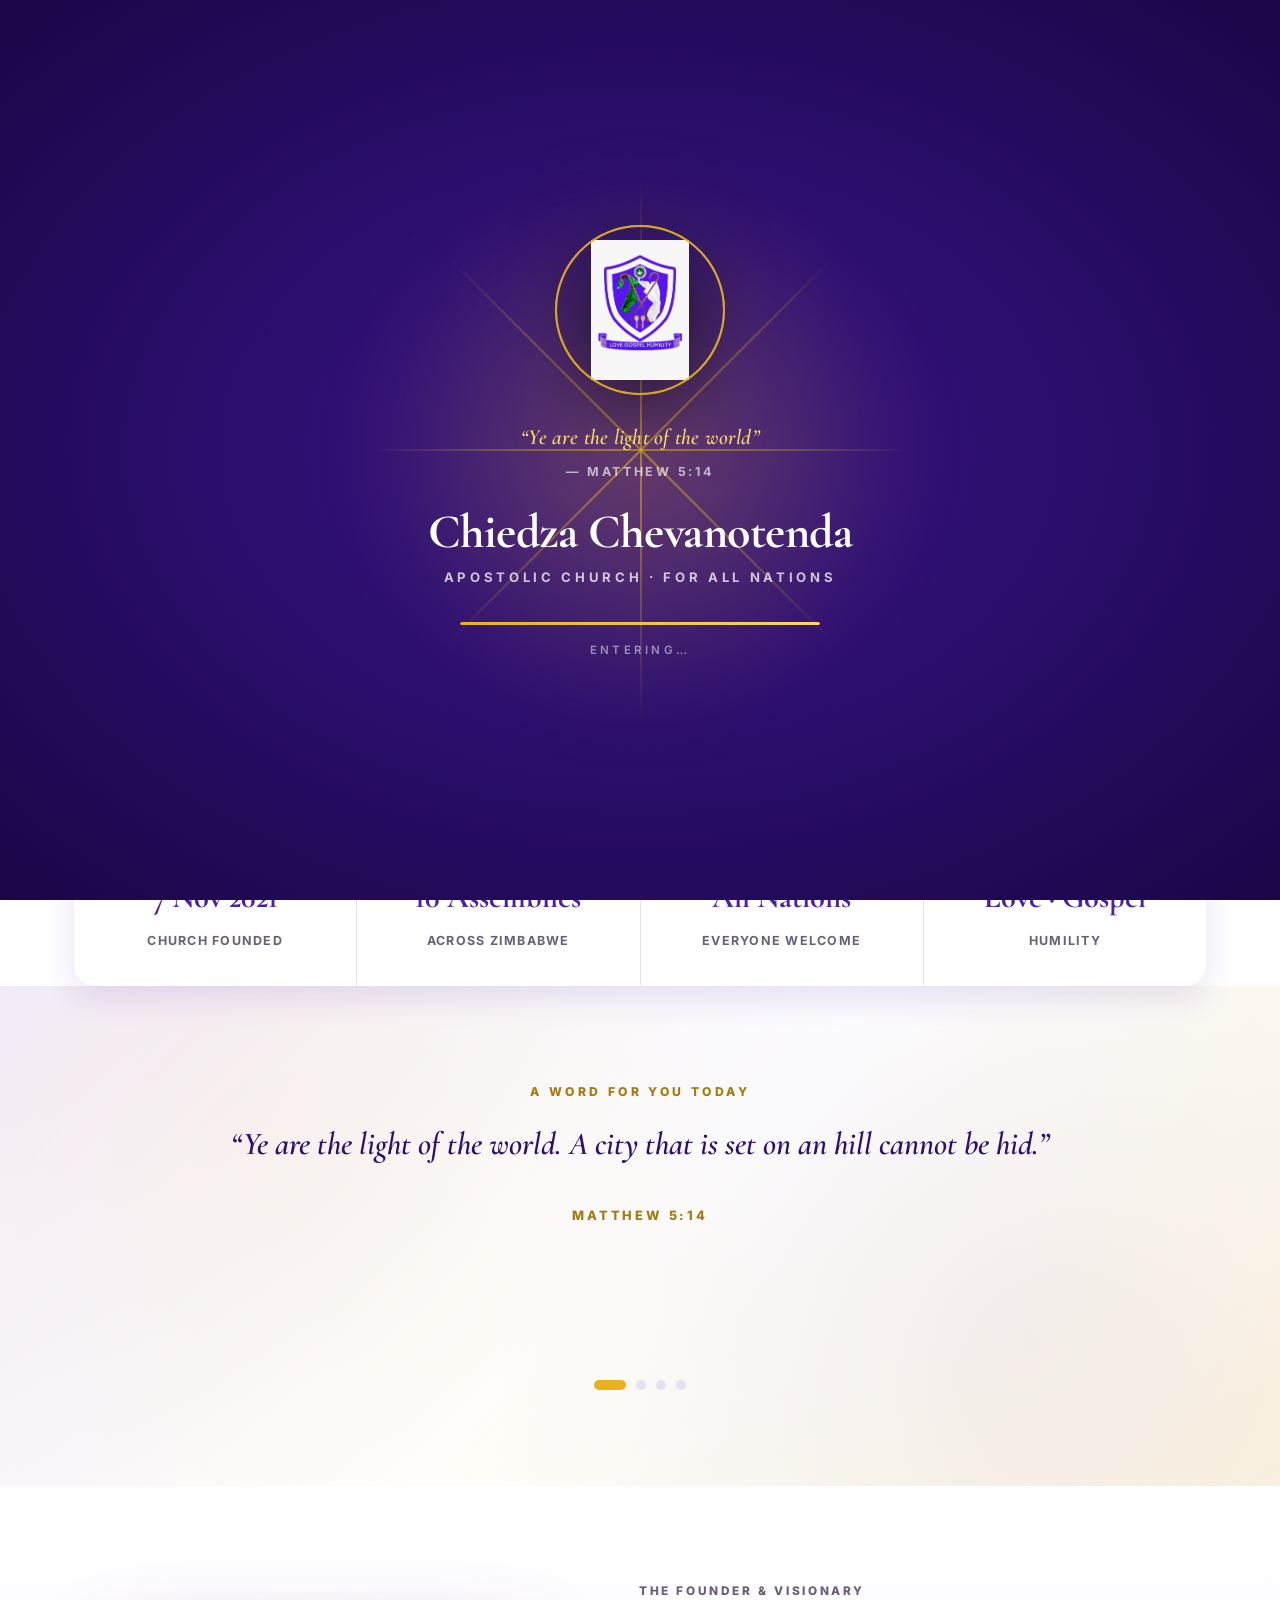
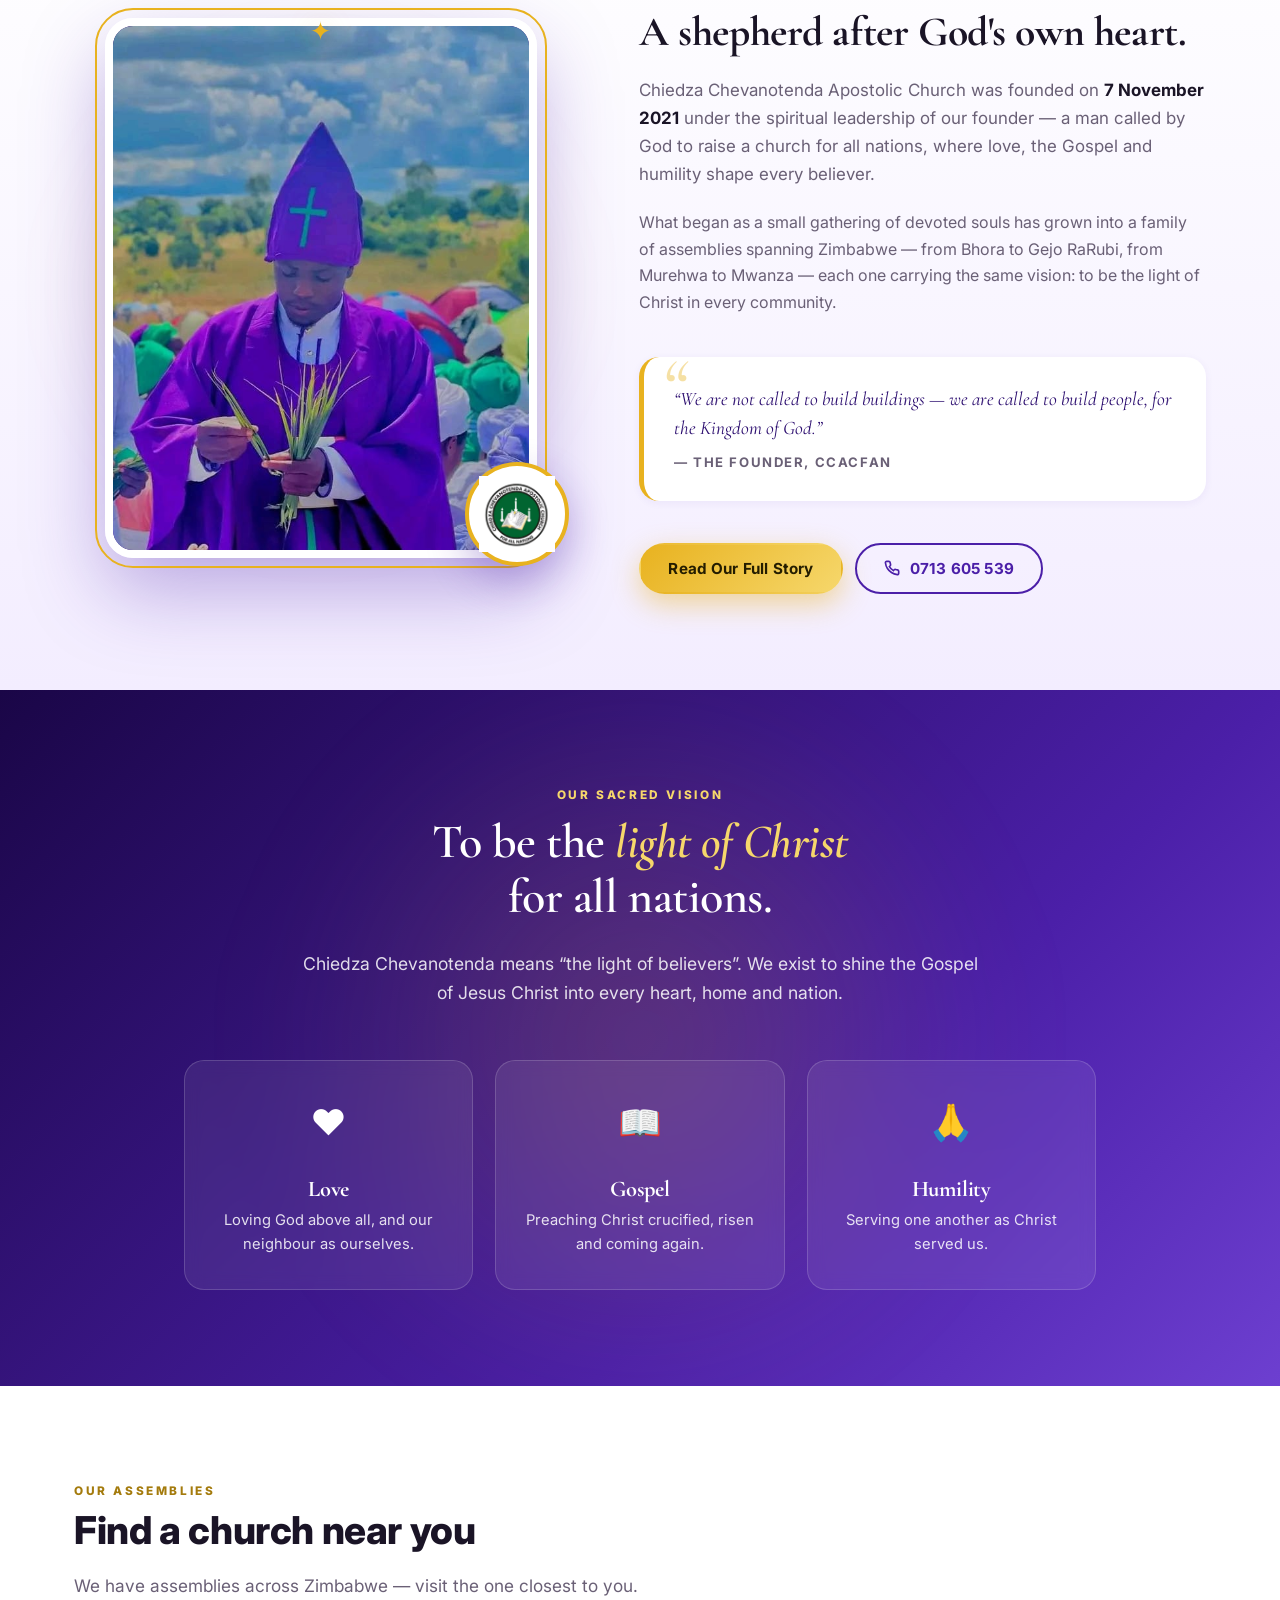
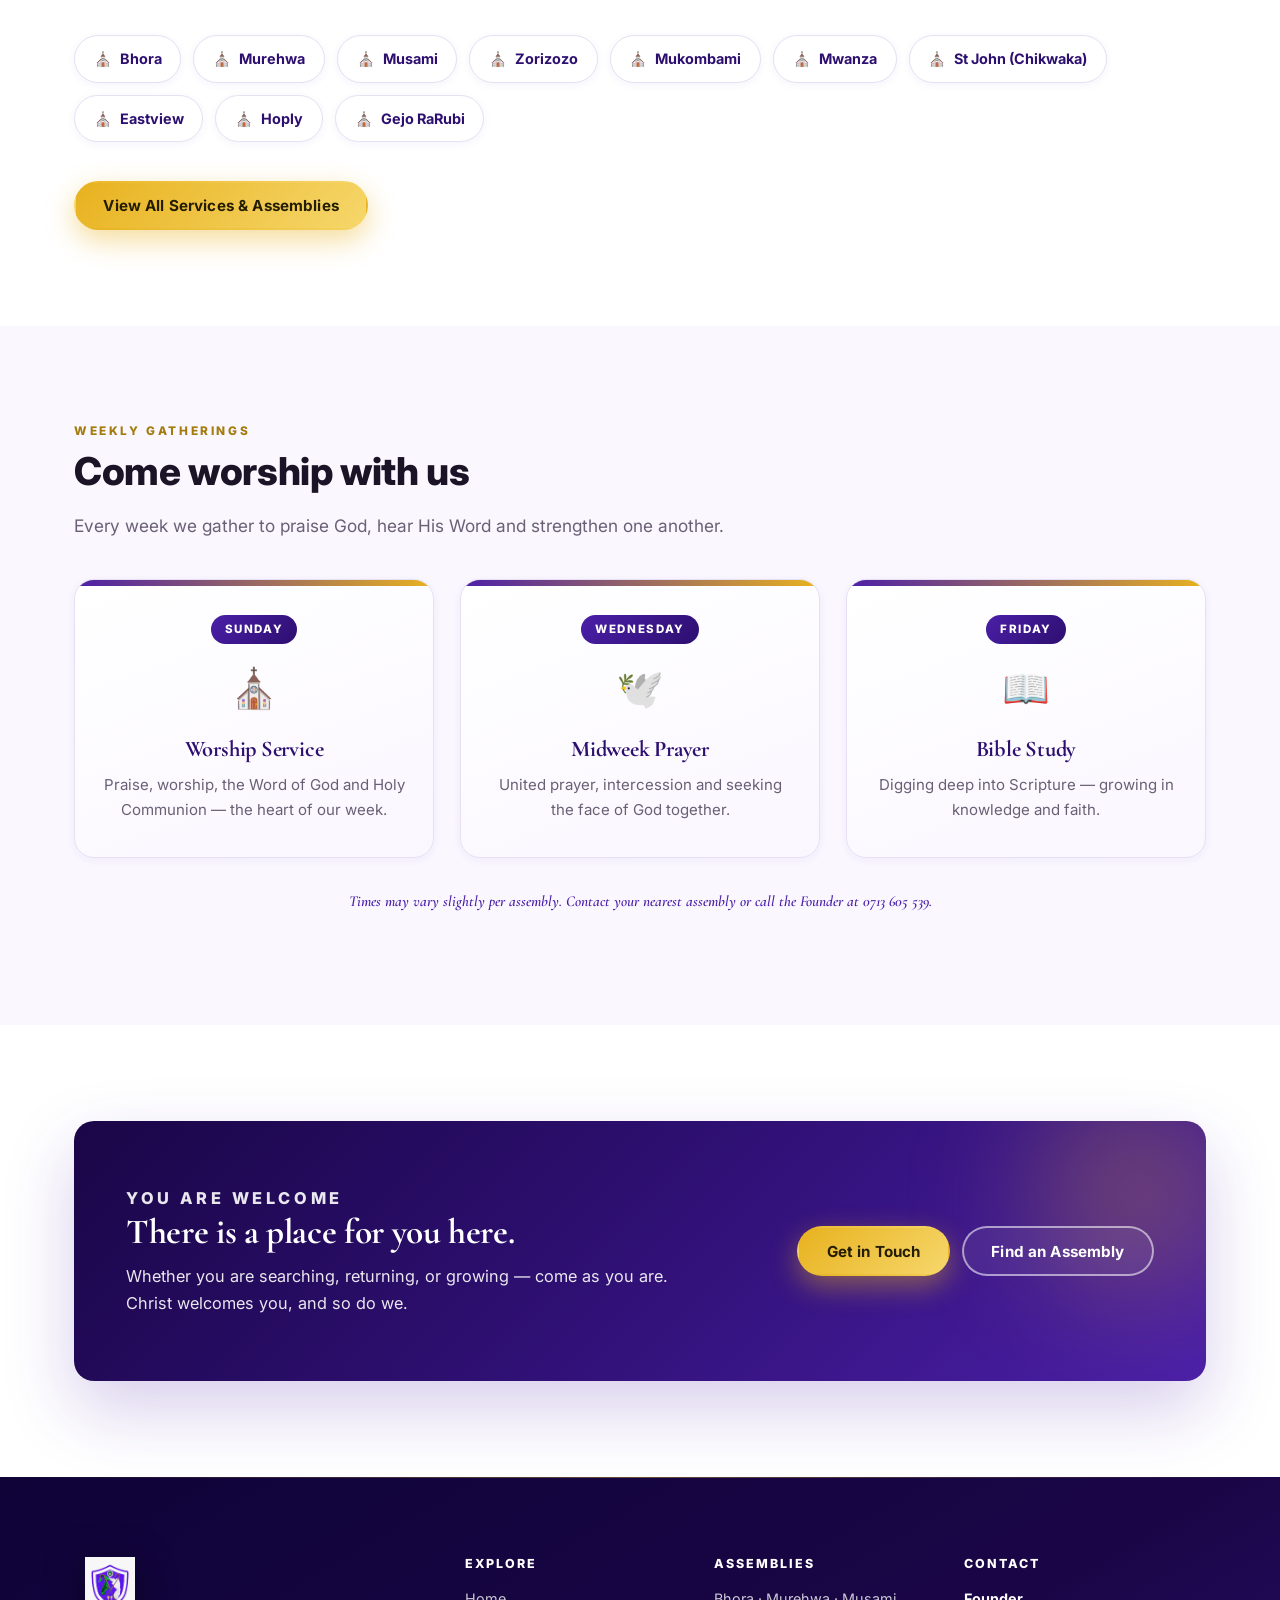
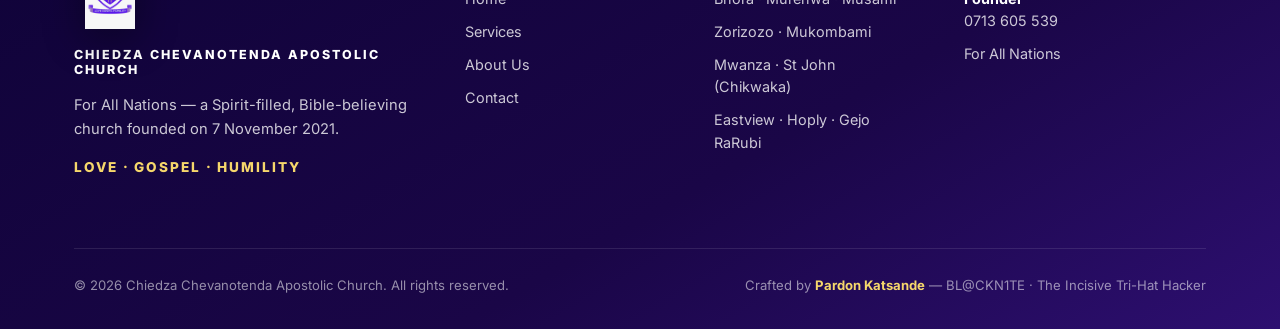
<file: index.html>
<!DOCTYPE html>
<html lang="en">
<head>
<meta charset="UTF-8">
<meta name="viewport" content="width=device-width, initial-scale=1">
<title>Home — Chiedza Chevanotenda Apostolic Church</title>
<meta name="description" content="Chiedza Chevanotenda Apostolic Church — For All Nations. A Spirit-filled, Bible-believing church founded on 7 November 2021.">
<link rel="stylesheet" href="style.css">
<link rel="preconnect" href="https://fonts.googleapis.com">
<link rel="preconnect" href="https://fonts.gstatic.com" crossorigin>
<link href="https://fonts.googleapis.com/css2?family=Cormorant+Garamond:ital,wght@0,500;0,600;0,700;1,500;1,700&family=Inter:wght@400;500;600;700;800&display=swap" rel="stylesheet">
</head>
<body class="has-splash">

<!-- ══════════════════════════════════════════
     SPLASH — Awe-inspiring welcome
     ══════════════════════════════════════════ -->
<div class="splash" id="splash" aria-hidden="true">
  <div class="splash__rays" aria-hidden="true">
    <span></span><span></span><span></span><span></span>
    <span></span><span></span><span></span><span></span>
  </div>
  <div class="splash__glow" aria-hidden="true"></div>

  <div class="splash__stage">
    <div class="splash__crest">
      <img src="images/logo-shield.png" alt="" onerror="this.style.display='none'">
      <span class="splash__ring"></span>
      <span class="splash__ring splash__ring--2"></span>
      <span class="splash__ring splash__ring--3"></span>
    </div>

    <p class="splash__verse">&ldquo;Ye are the light of the world&rdquo;</p>
    <p class="splash__verse-ref">— Matthew 5:14</p>

    <h1 class="splash__name">Chiedza Chevanotenda</h1>
    <p class="splash__subtitle">Apostolic Church · For All Nations</p>

    <div class="splash__bar"><span></span></div>
    <p class="splash__hint">Entering…</p>
  </div>
</div>

<!-- ══════════════════════════════════════════
     HEADER
     ══════════════════════════════════════════ -->
<header class="site-header">
  <div class="wrap header-inner">
    <a class="brand" href="index.html">
      <img class="brand__logo" src="images/logo-shield.png" alt="CCACFAN" onerror="this.replaceWith(Object.assign(document.createElement('div'),{className:'crest',textContent:'CC'}))">
      <div class="brand-text">
        <strong>Chiedza Chevanotenda</strong>
        <span>Apostolic Church · For All Nations</span>
      </div>
    </a>
    <button class="nav-toggle" id="navToggle" aria-expanded="false">☰</button>
    <nav class="main-nav" id="mainNav">
      <ul>
        <li><a href="index.html" class="is-active">Home</a></li>
        <li><a href="services.html">Services</a></li>
        <li><a href="about.html">About</a></li>
        <li><a href="contact.html">Contact</a></li>
      </ul>
    </nav>
  </div>
</header>

<main>

<!-- ══════════════════════════════════════════
     HERO — Centered welcome letter
     ══════════════════════════════════════════ -->
<section class="hero">
  <div class="hero__stars" aria-hidden="true"></div>
  <div class="hero__glow-1" aria-hidden="true"></div>
  <div class="hero__glow-2" aria-hidden="true"></div>
  <div class="hero__glow-3" aria-hidden="true"></div>

  <div class="wrap hero__inner">
    <div class="hero__cross" aria-hidden="true">
      <svg viewBox="0 0 60 90" width="42" height="63">
        <defs>
          <linearGradient id="crossGrad" x1="0" y1="0" x2="0" y2="1">
            <stop offset="0%" stop-color="#f6d76b"/>
            <stop offset="100%" stop-color="#c2930f"/>
          </linearGradient>
        </defs>
        <rect x="24" y="0" width="12" height="90" fill="url(#crossGrad)" rx="3"/>
        <rect x="0" y="24" width="60" height="12" fill="url(#crossGrad)" rx="3"/>
      </svg>
    </div>

    <p class="hero__eyebrow">Welcome, beloved</p>

    <h1 class="hero__title">
      A light to the nations,<br>
      <em>a home for every soul.</em>
    </h1>

    <p class="hero__lead">
      Chiedza Chevanotenda Apostolic Church — For All Nations — is a Spirit-filled,
      Bible-believing church founded on <strong>7 November 2021</strong>, proclaiming
      the Gospel of Jesus Christ to every heart, home and nation.
    </p>

    <p class="hero__motto-line">Love &middot; Gospel &middot; Humility</p>

    <div class="hero__actions">
      <a class="btn btn--primary" href="services.html">
        <span>Explore Our Services</span>
        <svg width="18" height="18" viewBox="0 0 24 24" fill="none" stroke="currentColor" stroke-width="2.5" stroke-linecap="round">
          <path d="M5 12h14M13 5l7 7-7 7"/>
        </svg>
      </a>
      <a class="btn btn--ghost" href="about.html">Meet the Founder</a>
    </div>
  </div>

  <a class="hero__scroll" href="#welcome" aria-label="Scroll down">
    <span></span>
  </a>
</section>

<!-- ══════════════════════════════════════════
     QUICK FACTS
     ══════════════════════════════════════════ -->
<div class="wrap">
  <div class="facts">
    <div class="fact">
      <div class="fact__icon">📅</div>
      <b>7 Nov 2021</b>
      <span>Church Founded</span>
    </div>
    <div class="fact">
      <div class="fact__icon">⛪</div>
      <b>10 Assemblies</b>
      <span>Across Zimbabwe</span>
    </div>
    <div class="fact">
      <div class="fact__icon">🌍</div>
      <b>All Nations</b>
      <span>Everyone Welcome</span>
    </div>
    <div class="fact">
      <div class="fact__icon">🕊️</div>
      <b>Love · Gospel</b>
      <span>Humility</span>
    </div>
  </div>
</div>

<!-- ══════════════════════════════════════════
     SCRIPTURE CAROUSEL
     ══════════════════════════════════════════ -->
<section class="scripture" id="welcome">
  <div class="scripture__bg" aria-hidden="true"></div>
  <div class="wrap scripture__inner">
    <p class="scripture__label">A Word for You Today</p>
    <div class="scripture__carousel" id="scriptureCarousel">
      <div class="scripture__slide is-active">
        <p class="scripture__verse">&ldquo;Ye are the light of the world. A city that is set on an hill cannot be hid.&rdquo;</p>
        <p class="scripture__ref">Matthew 5:14</p>
      </div>
      <div class="scripture__slide">
        <p class="scripture__verse">&ldquo;For God so loved the world, that he gave his only begotten Son, that whosoever believeth in him should not perish, but have everlasting life.&rdquo;</p>
        <p class="scripture__ref">John 3:16</p>
      </div>
      <div class="scripture__slide">
        <p class="scripture__verse">&ldquo;I am the light of the world: he that followeth me shall not walk in darkness, but shall have the light of life.&rdquo;</p>
        <p class="scripture__ref">John 8:12</p>
      </div>
      <div class="scripture__slide">
        <p class="scripture__verse">&ldquo;Go ye therefore, and teach all nations, baptizing them in the name of the Father, and of the Son, and of the Holy Ghost.&rdquo;</p>
        <p class="scripture__ref">Matthew 28:19</p>
      </div>
    </div>
    <div class="scripture__dots" id="scriptureDots" aria-label="Scripture navigation"></div>
  </div>
</section>

<!-- ══════════════════════════════════════════
     FOUNDER SPOTLIGHT
     ══════════════════════════════════════════ -->
<section class="section section--founder">
  <div class="wrap founder-split">

    <div class="founder-portrait">
      <div class="founder-portrait__halo" aria-hidden="true"></div>
      <div class="founder-portrait__frame">
        <img src="images/founder.jpg" alt="Founder of Chiedza Chevanotenda Apostolic Church" onerror="this.parentElement.classList.add('is-placeholder');this.style.display='none'">
      </div>
      <div class="founder-portrait__badge">
        <img src="images/logo-church.png" alt="" onerror="this.parentElement.style.display='none'">
      </div>
      <div class="founder-portrait__crown" aria-hidden="true">✦</div>
    </div>

    <div class="founder-text">
      <p class="eyebrow">The Founder &amp; Visionary</p>
      <h2 class="founder-text__title">A shepherd after God's own heart.</h2>

      <p class="lead">
        Chiedza Chevanotenda Apostolic Church was founded on <strong>7 November 2021</strong>
        under the spiritual leadership of our founder — a man called by God to
        raise a church for all nations, where love, the Gospel and humility
        shape every believer.
      </p>

      <p>
        What began as a small gathering of devoted souls has grown into a family
        of assemblies spanning Zimbabwe — from Bhora to Gejo RaRubi, from Murehwa
        to Mwanza — each one carrying the same vision: to be the light of Christ
        in every community.
      </p>

      <blockquote class="founder-quote">
        &ldquo;We are not called to build buildings — we are called to build
        people, for the Kingdom of God.&rdquo;
        <cite>— The Founder, CCACFAN</cite>
      </blockquote>

      <div class="founder-actions">
        <a class="btn btn--primary" href="about.html">Read Our Full Story</a>
        <a class="btn btn--outline" href="tel:0713605539">
          <svg width="16" height="16" viewBox="0 0 24 24" fill="none" stroke="currentColor" stroke-width="2.5" stroke-linecap="round">
            <path d="M22 16.92v3a2 2 0 0 1-2.18 2 19.79 19.79 0 0 1-8.63-3.07 19.5 19.5 0 0 1-6-6 19.79 19.79 0 0 1-3.07-8.67A2 2 0 0 1 4.11 2h3a2 2 0 0 1 2 1.72c.13.96.36 1.9.7 2.81a2 2 0 0 1-.45 2.11L8.09 9.91a16 16 0 0 0 6 6l1.27-1.27a2 2 0 0 1 2.11-.45c.91.34 1.85.57 2.81.7A2 2 0 0 1 22 16.92z"/>
          </svg>
          0713 605 539
        </a>
      </div>
    </div>

  </div>
</section>

<!-- ══════════════════════════════════════════
     VISION BLOCK
     ══════════════════════════════════════════ -->
<section class="section section--dark vision-section">
  <div class="vision-section__glow" aria-hidden="true"></div>
  <div class="wrap vision-block">
    <p class="eyebrow eyebrow--light">Our Sacred Vision</p>
    <h2 class="vision-block__title">
      To be the <em>light of Christ</em><br>for all nations.
    </h2>
    <p class="vision-block__lead">
      Chiedza Chevanotenda means &ldquo;the light of believers&rdquo;. We exist to shine
      the Gospel of Jesus Christ into every heart, home and nation.
    </p>

    <div class="vision-pillars">
      <div class="vision-pillar">
        <div class="vision-pillar__icon">❤️</div>
        <h3>Love</h3>
        <p>Loving God above all, and our neighbour as ourselves.</p>
      </div>
      <div class="vision-pillar">
        <div class="vision-pillar__icon">📖</div>
        <h3>Gospel</h3>
        <p>Preaching Christ crucified, risen and coming again.</p>
      </div>
      <div class="vision-pillar">
        <div class="vision-pillar__icon">🙏</div>
        <h3>Humility</h3>
        <p>Serving one another as Christ served us.</p>
      </div>
    </div>
  </div>
</section>

<!-- ══════════════════════════════════════════
     ASSEMBLIES PREVIEW
     ══════════════════════════════════════════ -->
<section class="section">
  <div class="wrap">
    <p class="eyebrow">Our Assemblies</p>
    <h2>Find a church near you</h2>
    <p class="lead">We have assemblies across Zimbabwe — visit the one closest to you.</p>

    <div class="assemblies-preview">
      <span class="assembly-chip">Bhora</span>
      <span class="assembly-chip">Murehwa</span>
      <span class="assembly-chip">Musami</span>
      <span class="assembly-chip">Zorizozo</span>
      <span class="assembly-chip">Mukombami</span>
      <span class="assembly-chip">Mwanza</span>
      <span class="assembly-chip">St John (Chikwaka)</span>
      <span class="assembly-chip">Eastview</span>
      <span class="assembly-chip">Hoply</span>
      <span class="assembly-chip">Gejo RaRubi</span>
    </div>

    <div style="margin-top:2.4em">
      <a class="btn btn--primary" href="services.html">View All Services &amp; Assemblies</a>
    </div>
  </div>
</section>

<!-- ══════════════════════════════════════════
     SERVICE TIMES
     ══════════════════════════════════════════ -->
<section class="section section--soft">
  <div class="wrap">
    <p class="eyebrow">Weekly Gatherings</p>
    <h2>Come worship with us</h2>
    <p class="lead">Every week we gather to praise God, hear His Word and strengthen one another.</p>

    <div class="grid grid--3" style="margin-top:2.4em">

      <article class="time-card">
        <div class="time-card__day">Sunday</div>
        <div class="time-card__icon">⛪</div>
        <h3>Worship Service</h3>
        <p>Praise, worship, the Word of God and Holy Communion — the heart of our week.</p>
      </article>

      <article class="time-card">
        <div class="time-card__day">Wednesday</div>
        <div class="time-card__icon">🕊️</div>
        <h3>Midweek Prayer</h3>
        <p>United prayer, intercession and seeking the face of God together.</p>
      </article>

      <article class="time-card">
        <div class="time-card__day">Friday</div>
        <div class="time-card__icon">📖</div>
        <h3>Bible Study</h3>
        <p>Digging deep into Scripture — growing in knowledge and faith.</p>
      </article>

    </div>

    <p style="margin-top:2em;color:var(--muted);font-size:.95rem;text-align:center">
      <em>Times may vary slightly per assembly. Contact your nearest assembly
      or call the Founder at <a href="tel:0713605539">0713 605 539</a>.</em>
    </p>
  </div>
</section>

<!-- ══════════════════════════════════════════
     CTA
     ══════════════════════════════════════════ -->
<section class="section">
  <div class="wrap">
    <div class="cta-band">
      <div class="cta-band__glow" aria-hidden="true"></div>
      <div class="cta-band__content">
        <p class="eyebrow eyebrow--light">You are welcome</p>
        <h2>There is a place for you here.</h2>
        <p>Whether you are searching, returning, or growing — come as you are. Christ welcomes you, and so do we.</p>
      </div>
      <div class="cta-band__actions">
        <a class="btn btn--primary" href="contact.html">Get in Touch</a>
        <a class="btn btn--ghost" href="services.html">Find an Assembly</a>
      </div>
    </div>
  </div>
</section>

</main>

<!-- ══════════════════════════════════════════
     FOOTER
     ══════════════════════════════════════════ -->
<footer class="site-footer">
  <div class="wrap">
    <div class="footer-grid">

      <div class="footer-brand">
        <img class="footer-logo" src="images/logo-shield.png" alt="CCACFAN" onerror="this.style.display='none'">
        <h3>Chiedza Chevanotenda Apostolic Church</h3>
        <p>For All Nations — a Spirit-filled, Bible-believing church founded on 7 November 2021.</p>
        <p class="footer-motto">Love · Gospel · Humility</p>
      </div>

      <div>
        <h3>Explore</h3>
        <ul>
          <li><a href="index.html">Home</a></li>
          <li><a href="services.html">Services</a></li>
          <li><a href="about.html">About Us</a></li>
          <li><a href="contact.html">Contact</a></li>
        </ul>
      </div>

      <div>
        <h3>Assemblies</h3>
        <ul>
          <li>Bhora · Murehwa · Musami</li>
          <li>Zorizozo · Mukombami</li>
          <li>Mwanza · St John (Chikwaka)</li>
          <li>Eastview · Hoply · Gejo RaRubi</li>
        </ul>
      </div>

      <div>
        <h3>Contact</h3>
        <ul>
          <li><strong>Founder</strong><br><a href="tel:0713605539">0713 605 539</a></li>
          <li>For All Nations</li>
        </ul>
      </div>

    </div>
    <div class="footer-bottom">
      <span>&copy; <span id="year">2025</span> Chiedza Chevanotenda Apostolic Church. All rights reserved.</span>
      <span>Crafted by <strong>Pardon Katsande</strong> — BL@CKN1TE · The Incisive Tri-Hat Hacker</span>
    </div>
  </div>
</footer>

<script src="main.js"></script>
</body>
</html>
</file>
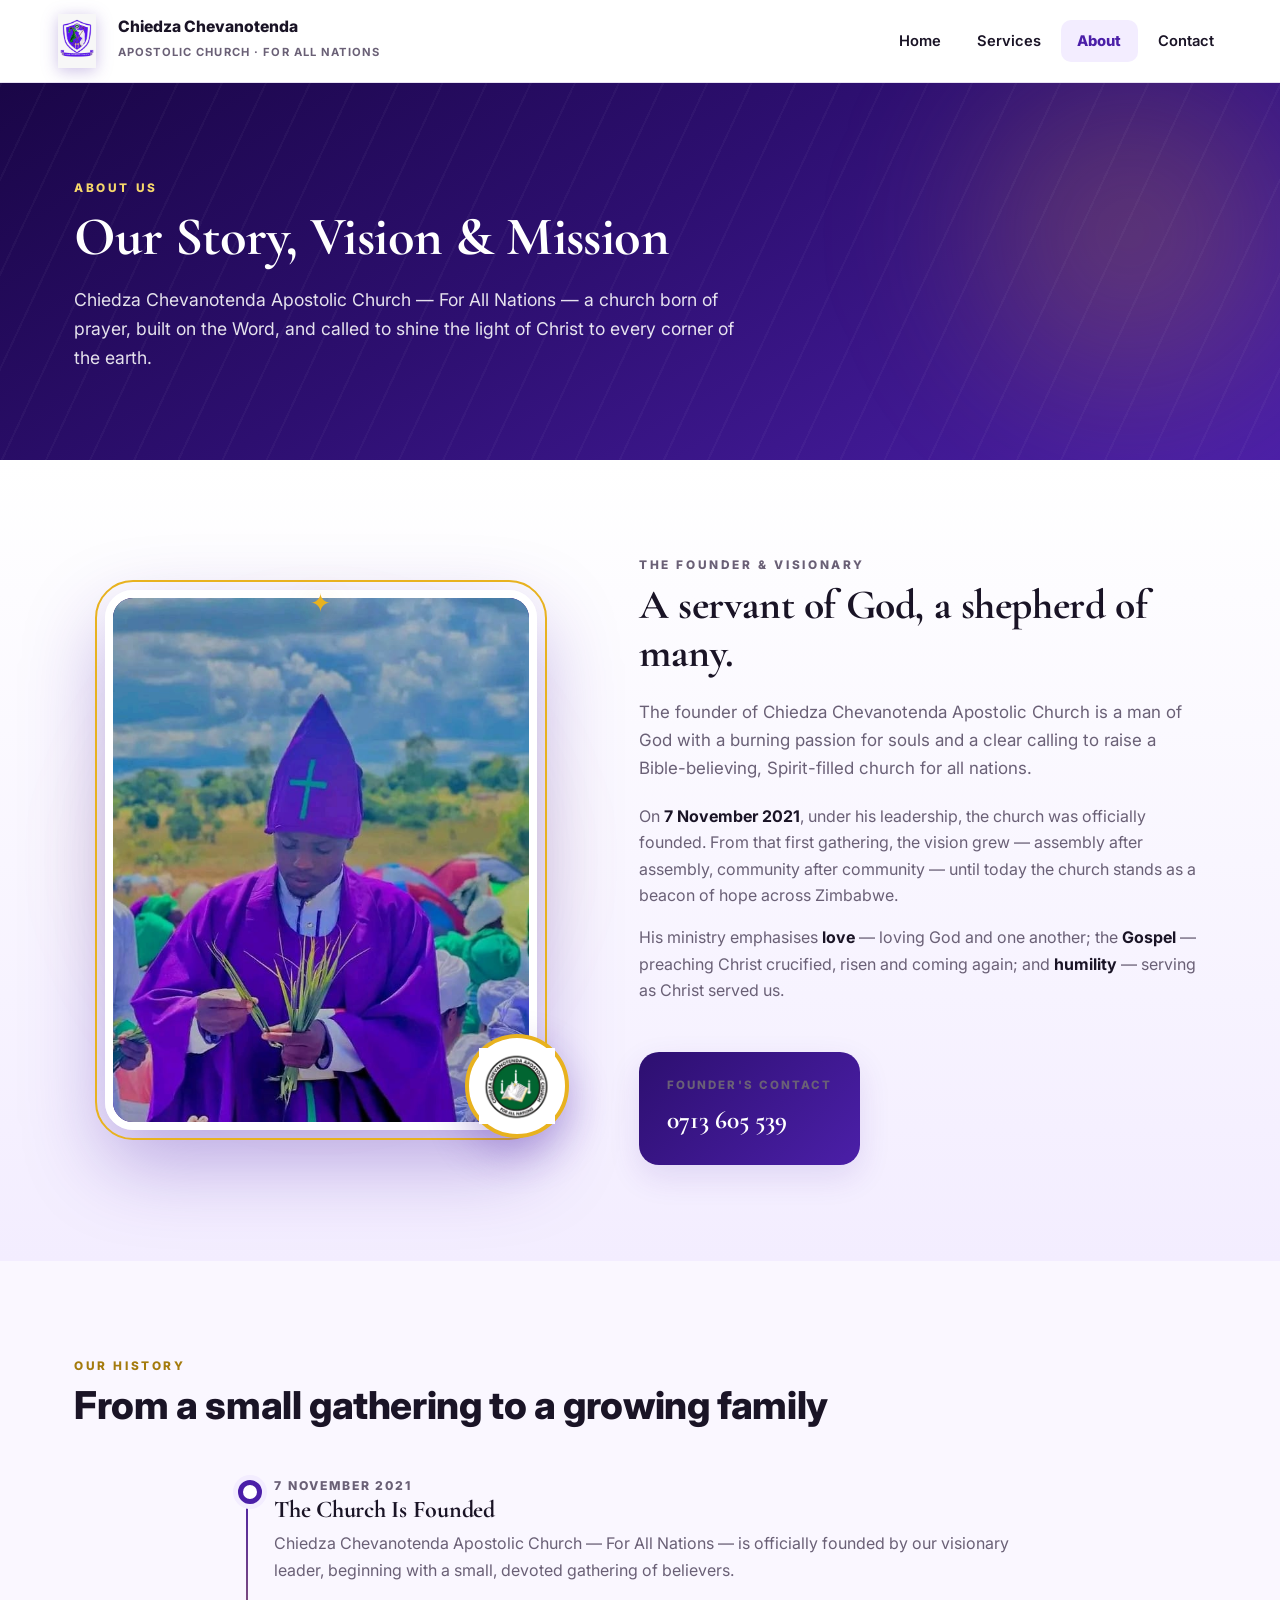
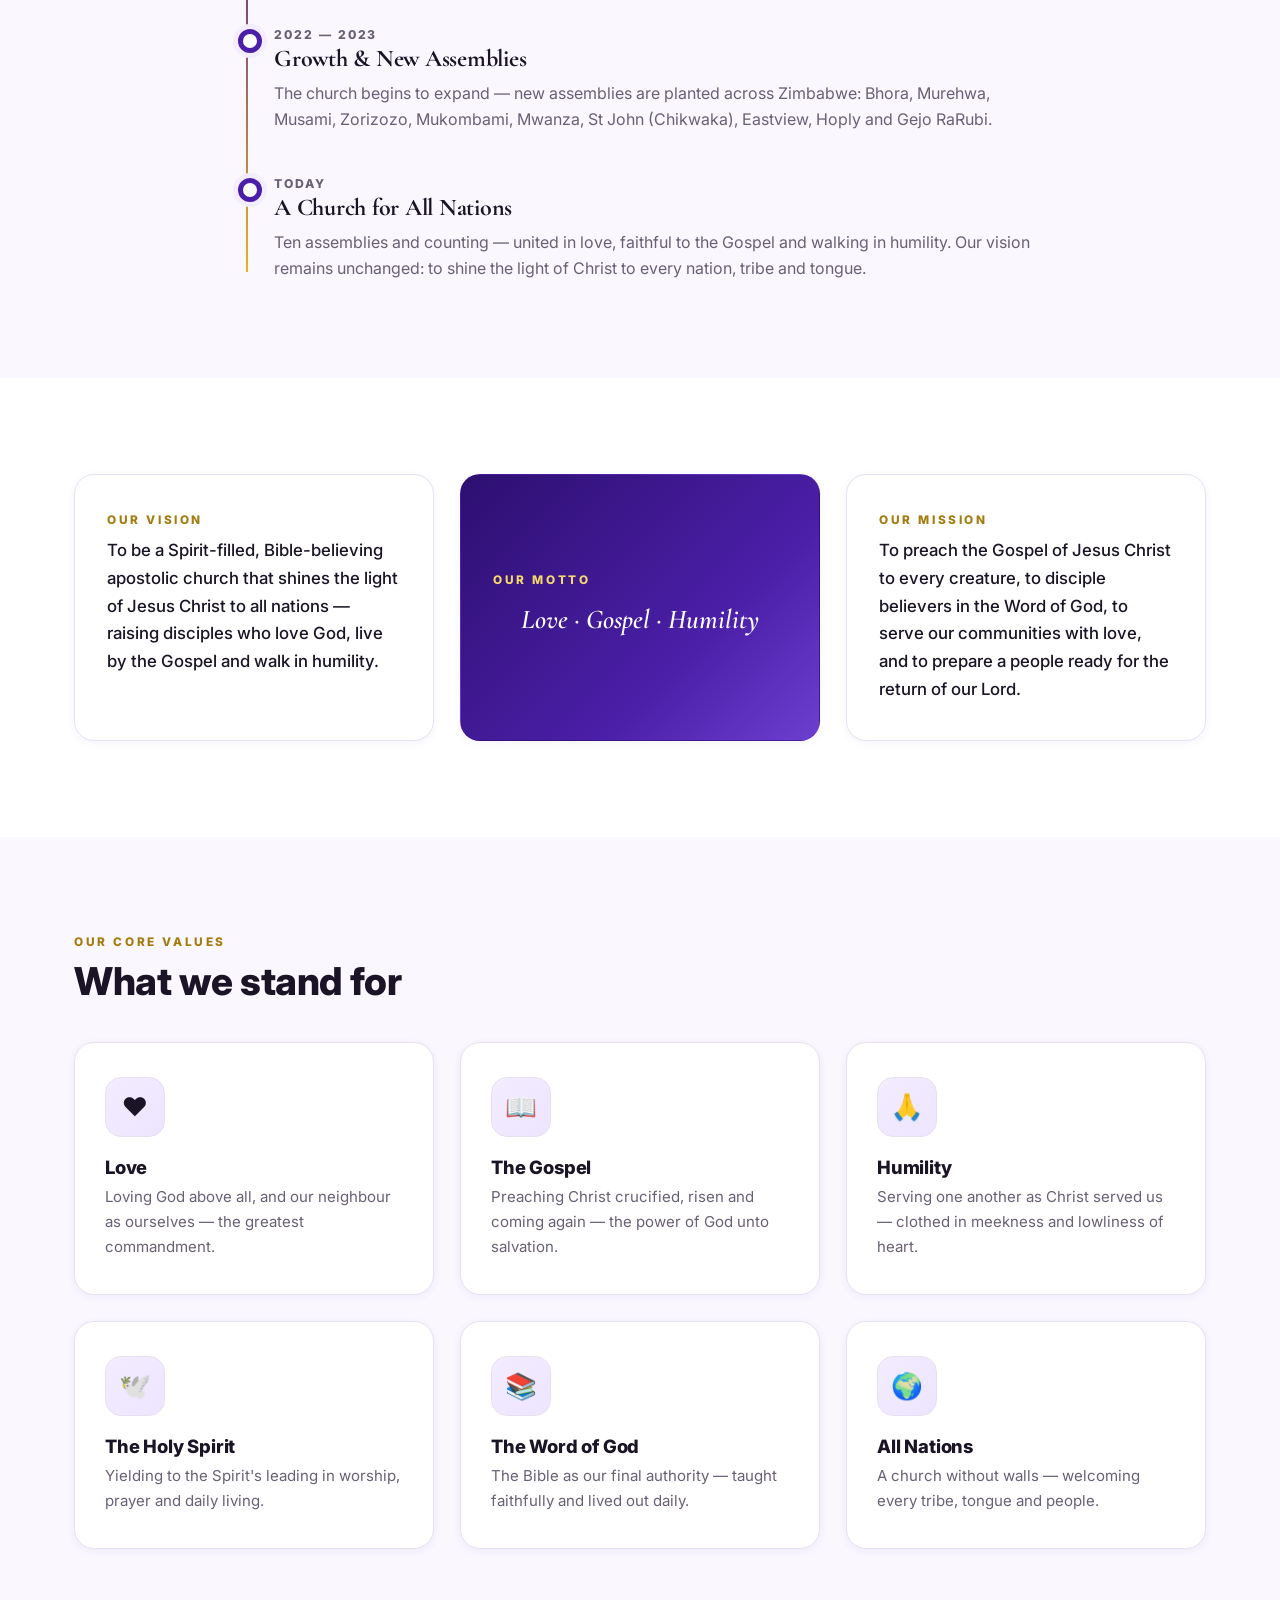
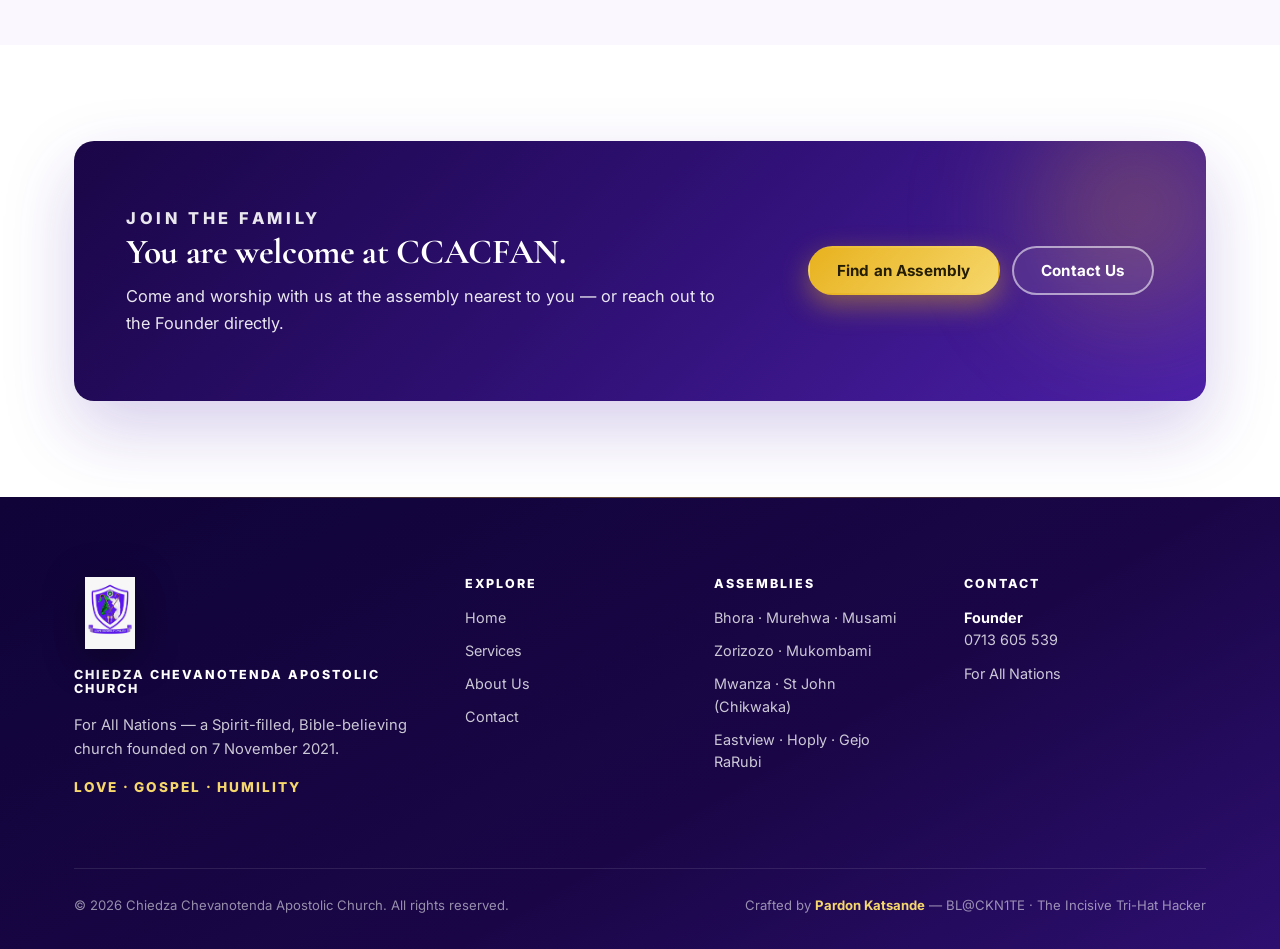
<file: about.html>
<!DOCTYPE html>
<html lang="en">
<head>
<meta charset="UTF-8">
<meta name="viewport" content="width=device-width, initial-scale=1">
<title>About — Chiedza Chevanotenda Apostolic Church</title>
<link rel="stylesheet" href="style.css">
<link rel="preconnect" href="https://fonts.googleapis.com">
<link rel="preconnect" href="https://fonts.gstatic.com" crossorigin>
<link href="https://fonts.googleapis.com/css2?family=Cormorant+Garamond:ital,wght@0,500;0,600;0,700;1,500;1,700&family=Inter:wght@400;500;600;700;800&display=swap" rel="stylesheet">
</head>
<body>

<header class="site-header">
  <div class="wrap header-inner">
    <a class="brand" href="index.html">
      <img class="brand__logo" src="images/logo-shield.png" alt="CCACFAN" onerror="this.replaceWith(Object.assign(document.createElement('div'),{className:'crest',textContent:'CC'}))">
      <div class="brand-text">
        <strong>Chiedza Chevanotenda</strong>
        <span>Apostolic Church · For All Nations</span>
      </div>
    </a>
    <button class="nav-toggle" id="navToggle" aria-expanded="false">☰</button>
    <nav class="main-nav" id="mainNav">
      <ul>
        <li><a href="index.html">Home</a></li>
        <li><a href="services.html">Services</a></li>
        <li><a href="about.html" class="is-active">About</a></li>
        <li><a href="contact.html">Contact</a></li>
      </ul>
    </nav>
  </div>
</header>

<main>

<section class="page-hero">
  <div class="page-hero__glow" aria-hidden="true"></div>
  <div class="wrap">
    <p class="eyebrow eyebrow--light">About Us</p>
    <h1>Our Story, Vision &amp; Mission</h1>
    <p class="page-hero__lead">
      Chiedza Chevanotenda Apostolic Church — For All Nations — a church born
      of prayer, built on the Word, and called to shine the light of Christ
      to every corner of the earth.
    </p>
  </div>
</section>

<!-- FOUNDER -->
<section class="section section--founder">
  <div class="wrap founder-split">

    <div class="founder-portrait">
      <div class="founder-portrait__halo" aria-hidden="true"></div>
      <div class="founder-portrait__frame">
        <img src="images/founder.jpg" alt="Founder of Chiedza Chevanotenda Apostolic Church" onerror="this.parentElement.classList.add('is-placeholder');this.style.display='none'">
      </div>
      <div class="founder-portrait__badge">
        <img src="images/logo-church.png" alt="" onerror="this.parentElement.style.display='none'">
      </div>
      <div class="founder-portrait__crown" aria-hidden="true">✦</div>
    </div>

    <div class="founder-text">
      <p class="eyebrow">The Founder &amp; Visionary</p>
      <h2 class="founder-text__title">A servant of God, a shepherd of many.</h2>

      <p class="lead">
        The founder of Chiedza Chevanotenda Apostolic Church is a man of God
        with a burning passion for souls and a clear calling to raise a
        Bible-believing, Spirit-filled church for all nations.
      </p>
      <p>
        On <strong>7 November 2021</strong>, under his leadership, the church
        was officially founded. From that first gathering, the vision grew —
        assembly after assembly, community after community — until today the
        church stands as a beacon of hope across Zimbabwe.
      </p>
      <p>
        His ministry emphasises <strong>love</strong> — loving God and one another;
        the <strong>Gospel</strong> — preaching Christ crucified, risen and coming
        again; and <strong>humility</strong> — serving as Christ served us.
      </p>

      <div class="founder-contact">
        <p class="founder-contact__label">Founder's Contact</p>
        <p class="founder-contact__phone">
          <a href="tel:0713605539">0713 605 539</a>
        </p>
      </div>
    </div>

  </div>
</section>

<!-- HISTORY TIMELINE -->
<section class="section section--soft">
  <div class="wrap">
    <p class="eyebrow">Our History</p>
    <h2>From a small gathering to a growing family</h2>

    <div class="timeline">

      <div class="timeline__item">
        <div class="timeline__marker"></div>
        <div class="timeline__content">
          <p class="timeline__date">7 November 2021</p>
          <h3>The Church Is Founded</h3>
          <p>
            Chiedza Chevanotenda Apostolic Church — For All Nations — is
            officially founded by our visionary leader, beginning with a
            small, devoted gathering of believers.
          </p>
        </div>
      </div>

      <div class="timeline__item">
        <div class="timeline__marker"></div>
        <div class="timeline__content">
          <p class="timeline__date">2022 &mdash; 2023</p>
          <h3>Growth &amp; New Assemblies</h3>
          <p>
            The church begins to expand — new assemblies are planted across
            Zimbabwe: Bhora, Murehwa, Musami, Zorizozo, Mukombami, Mwanza,
            St John (Chikwaka), Eastview, Hoply and Gejo RaRubi.
          </p>
        </div>
      </div>

      <div class="timeline__item">
        <div class="timeline__marker"></div>
        <div class="timeline__content">
          <p class="timeline__date">Today</p>
          <h3>A Church for All Nations</h3>
          <p>
            Ten assemblies and counting — united in love, faithful to the Gospel
            and walking in humility. Our vision remains unchanged: to shine the
            light of Christ to every nation, tribe and tongue.
          </p>
        </div>
      </div>

    </div>
  </div>
</section>

<!-- VISION / MOTTO / MISSION -->
<section class="section">
  <div class="wrap grid grid--3" style="gap:26px">

    <article class="statement">
      <p class="eyebrow">Our Vision</p>
      <p class="statement__text">
        To be a Spirit-filled, Bible-believing apostolic church that shines
        the light of Jesus Christ to all nations — raising disciples who
        love God, live by the Gospel and walk in humility.
      </p>
    </article>

    <article class="statement statement--accent">
      <p class="eyebrow eyebrow--light">Our Motto</p>
      <p class="statement__text">
        Love &middot; Gospel &middot; Humility
      </p>
    </article>

    <article class="statement">
      <p class="eyebrow">Our Mission</p>
      <p class="statement__text">
        To preach the Gospel of Jesus Christ to every creature, to disciple
        believers in the Word of God, to serve our communities with love,
        and to prepare a people ready for the return of our Lord.
      </p>
    </article>

  </div>
</section>

<!-- CORE VALUES -->
<section class="section section--soft">
  <div class="wrap">
    <p class="eyebrow">Our Core Values</p>
    <h2>What we stand for</h2>

    <div class="grid grid--3" style="margin-top:2.4em">

      <article class="pillar">
        <div class="pillar__icon">❤️</div>
        <h3>Love</h3>
        <p>Loving God above all, and our neighbour as ourselves — the greatest commandment.</p>
      </article>

      <article class="pillar">
        <div class="pillar__icon">📖</div>
        <h3>The Gospel</h3>
        <p>Preaching Christ crucified, risen and coming again — the power of God unto salvation.</p>
      </article>

      <article class="pillar">
        <div class="pillar__icon">🙏</div>
        <h3>Humility</h3>
        <p>Serving one another as Christ served us — clothed in meekness and lowliness of heart.</p>
      </article>

      <article class="pillar">
        <div class="pillar__icon">🕊️</div>
        <h3>The Holy Spirit</h3>
        <p>Yielding to the Spirit's leading in worship, prayer and daily living.</p>
      </article>

      <article class="pillar">
        <div class="pillar__icon">📚</div>
        <h3>The Word of God</h3>
        <p>The Bible as our final authority — taught faithfully and lived out daily.</p>
      </article>

      <article class="pillar">
        <div class="pillar__icon">🌍</div>
        <h3>All Nations</h3>
        <p>A church without walls — welcoming every tribe, tongue and people.</p>
      </article>

    </div>
  </div>
</section>

<section class="section">
  <div class="wrap">
    <div class="cta-band">
      <div class="cta-band__glow" aria-hidden="true"></div>
      <div class="cta-band__content">
        <p class="eyebrow eyebrow--light">Join the family</p>
        <h2>You are welcome at CCACFAN.</h2>
        <p>Come and worship with us at the assembly nearest to you — or reach out to the Founder directly.</p>
      </div>
      <div class="cta-band__actions">
        <a class="btn btn--primary" href="services.html">Find an Assembly</a>
        <a class="btn btn--ghost" href="contact.html">Contact Us</a>
      </div>
    </div>
  </div>
</section>

</main>

<footer class="site-footer">
  <div class="wrap">
    <div class="footer-grid">
      <div class="footer-brand">
        <img class="footer-logo" src="images/logo-shield.png" alt="CCACFAN" onerror="this.style.display='none'">
        <h3>Chiedza Chevanotenda Apostolic Church</h3>
        <p>For All Nations — a Spirit-filled, Bible-believing church founded on 7 November 2021.</p>
        <p class="footer-motto">Love · Gospel · Humility</p>
      </div>
      <div>
        <h3>Explore</h3>
        <ul>
          <li><a href="index.html">Home</a></li>
          <li><a href="services.html">Services</a></li>
          <li><a href="about.html">About Us</a></li>
          <li><a href="contact.html">Contact</a></li>
        </ul>
      </div>
      <div>
        <h3>Assemblies</h3>
        <ul>
          <li>Bhora · Murehwa · Musami</li>
          <li>Zorizozo · Mukombami</li>
          <li>Mwanza · St John (Chikwaka)</li>
          <li>Eastview · Hoply · Gejo RaRubi</li>
        </ul>
      </div>
      <div>
        <h3>Contact</h3>
        <ul>
          <li><strong>Founder</strong><br><a href="tel:0713605539">0713 605 539</a></li>
          <li>For All Nations</li>
        </ul>
      </div>
    </div>
    <div class="footer-bottom">
      <span>&copy; <span id="year">2025</span> Chiedza Chevanotenda Apostolic Church. All rights reserved.</span>
      <span>Crafted by <strong>Pardon Katsande</strong> — BL@CKN1TE · The Incisive Tri-Hat Hacker</span>
    </div>
  </div>
</footer>

<script src="main.js"></script>
</body>
</html>
</file>
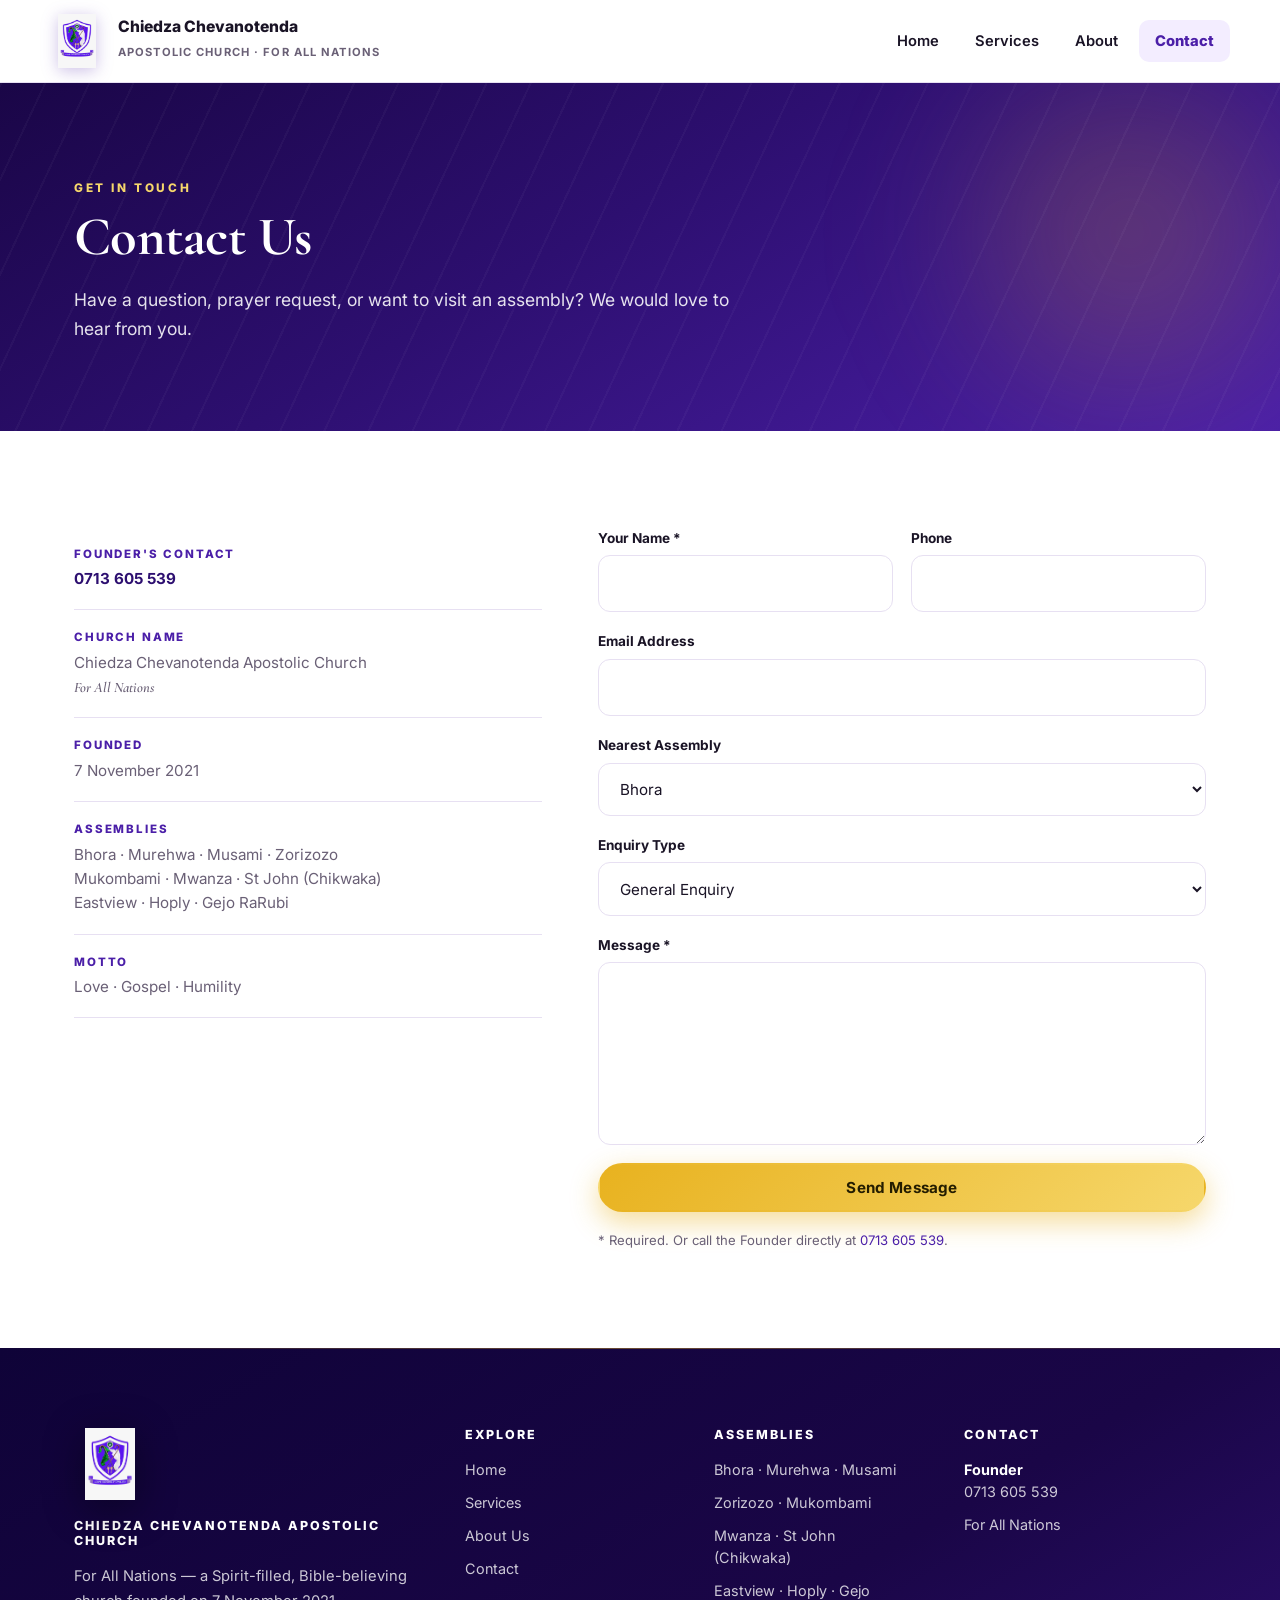
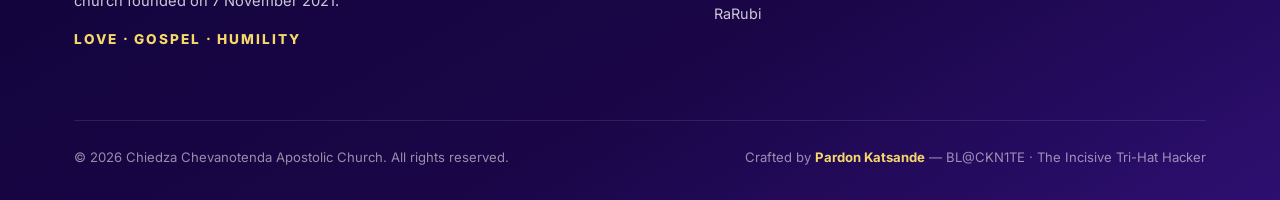
<file: contact.html>
<!DOCTYPE html>
<html lang="en">
<head>
<meta charset="UTF-8">
<meta name="viewport" content="width=device-width, initial-scale=1">
<title>Contact — Chiedza Chevanotenda Apostolic Church</title>
<link rel="stylesheet" href="style.css">
<link rel="preconnect" href="https://fonts.googleapis.com">
<link rel="preconnect" href="https://fonts.gstatic.com" crossorigin>
<link href="https://fonts.googleapis.com/css2?family=Cormorant+Garamond:ital,wght@0,500;0,600;0,700;1,500;1,700&family=Inter:wght@400;500;600;700;800&display=swap" rel="stylesheet">
</head>
<body>

<header class="site-header">
  <div class="wrap header-inner">
    <a class="brand" href="index.html">
      <img class="brand__logo" src="images/logo-shield.png" alt="CCACFAN" onerror="this.replaceWith(Object.assign(document.createElement('div'),{className:'crest',textContent:'CC'}))">
      <div class="brand-text">
        <strong>Chiedza Chevanotenda</strong>
        <span>Apostolic Church · For All Nations</span>
      </div>
    </a>
    <button class="nav-toggle" id="navToggle" aria-expanded="false">☰</button>
    <nav class="main-nav" id="mainNav">
      <ul>
        <li><a href="index.html">Home</a></li>
        <li><a href="services.html">Services</a></li>
        <li><a href="about.html">About</a></li>
        <li><a href="contact.html" class="is-active">Contact</a></li>
      </ul>
    </nav>
  </div>
</header>

<main>

<section class="page-hero">
  <div class="page-hero__glow" aria-hidden="true"></div>
  <div class="wrap">
    <p class="eyebrow eyebrow--light">Get in Touch</p>
    <h1>Contact Us</h1>
    <p class="page-hero__lead">
      Have a question, prayer request, or want to visit an assembly?
      We would love to hear from you.
    </p>
  </div>
</section>

<section class="section">
  <div class="wrap contact-grid">

    <aside>
      <ul class="info-list">
        <li>
          <strong>Founder's Contact</strong>
          <a href="tel:0713605539">0713 605 539</a>
        </li>
        <li>
          <strong>Church Name</strong>
          Chiedza Chevanotenda Apostolic Church<br>
          <em>For All Nations</em>
        </li>
        <li>
          <strong>Founded</strong>
          7 November 2021
        </li>
        <li>
          <strong>Assemblies</strong>
          Bhora · Murehwa · Musami · Zorizozo<br>
          Mukombami · Mwanza · St John (Chikwaka)<br>
          Eastview · Hoply · Gejo RaRubi
        </li>
        <li>
          <strong>Motto</strong>
          Love · Gospel · Humility
        </li>
      </ul>
    </aside>

    <form class="contact-form" action="#" method="post">
      <div class="form-row">
        <div class="field">
          <label for="name">Your Name *</label>
          <input id="name" name="name" type="text" required>
        </div>
        <div class="field">
          <label for="phone">Phone</label>
          <input id="phone" name="phone" type="tel">
        </div>
      </div>
      <div class="field">
        <label for="email">Email Address</label>
        <input id="email" name="email" type="email">
      </div>
      <div class="field">
        <label for="assembly">Nearest Assembly</label>
        <select id="assembly" name="assembly">
          <option>Bhora</option>
          <option>Murehwa</option>
          <option>Musami</option>
          <option>Zorizozo</option>
          <option>Mukombami</option>
          <option>Mwanza</option>
          <option>St John (Chikwaka)</option>
          <option>Eastview</option>
          <option>Hoply</option>
          <option>Gejo RaRubi</option>
        </select>
      </div>
      <div class="field">
        <label for="subject">Enquiry Type</label>
        <select id="subject" name="subject">
          <option>General Enquiry</option>
          <option>Prayer Request</option>
          <option>Visiting a Service</option>
          <option>Wedding / Baptism</option>
          <option>Funeral / Memorial</option>
          <option>Partnership / Ministry</option>
          <option>Other</option>
        </select>
      </div>
      <div class="field">
        <label for="message">Message *</label>
        <textarea id="message" name="message" rows="6" required></textarea>
      </div>
      <button class="btn btn--primary" type="submit">Send Message</button>
      <p class="form-note">* Required. Or call the Founder directly at <a href="tel:0713605539">0713 605 539</a>.</p>
    </form>

  </div>
</section>

</main>

<footer class="site-footer">
  <div class="wrap">
    <div class="footer-grid">
      <div class="footer-brand">
        <img class="footer-logo" src="images/logo-shield.png" alt="CCACFAN" onerror="this.style.display='none'">
        <h3>Chiedza Chevanotenda Apostolic Church</h3>
        <p>For All Nations — a Spirit-filled, Bible-believing church founded on 7 November 2021.</p>
        <p class="footer-motto">Love · Gospel · Humility</p>
      </div>
      <div>
        <h3>Explore</h3>
        <ul>
          <li><a href="index.html">Home</a></li>
          <li><a href="services.html">Services</a></li>
          <li><a href="about.html">About Us</a></li>
          <li><a href="contact.html">Contact</a></li>
        </ul>
      </div>
      <div>
        <h3>Assemblies</h3>
        <ul>
          <li>Bhora · Murehwa · Musami</li>
          <li>Zorizozo · Mukombami</li>
          <li>Mwanza · St John (Chikwaka)</li>
          <li>Eastview · Hoply · Gejo RaRubi</li>
        </ul>
      </div>
      <div>
        <h3>Contact</h3>
        <ul>
          <li><strong>Founder</strong><br><a href="tel:0713605539">0713 605 539</a></li>
          <li>For All Nations</li>
        </ul>
      </div>
    </div>
    <div class="footer-bottom">
      <span>&copy; <span id="year">2025</span> Chiedza Chevanotenda Apostolic Church. All rights reserved.</span>
      <span>Crafted by <strong>Pardon Katsande</strong> — BL@CKN1TE · The Incisive Tri-Hat Hacker</span>
    </div>
  </div>
</footer>

<script src="main.js"></script>
</body>
</html>
</file>
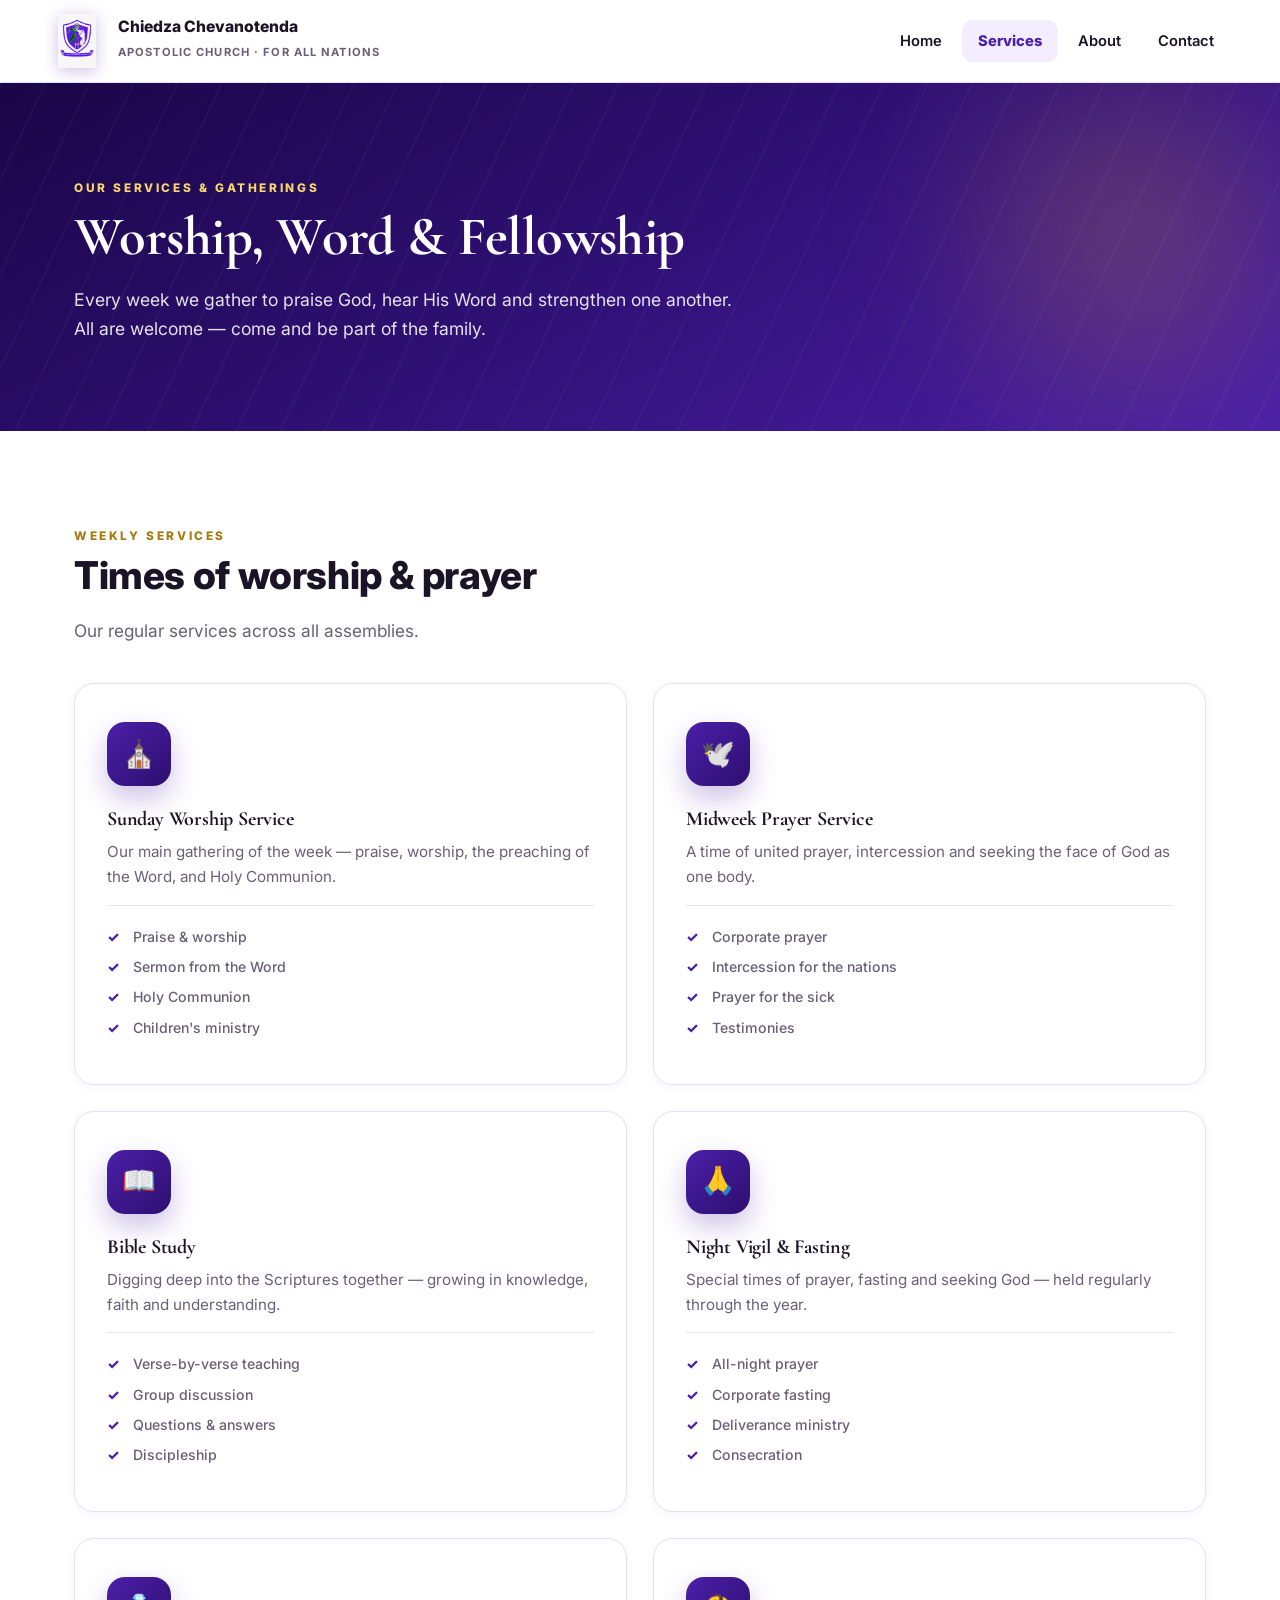
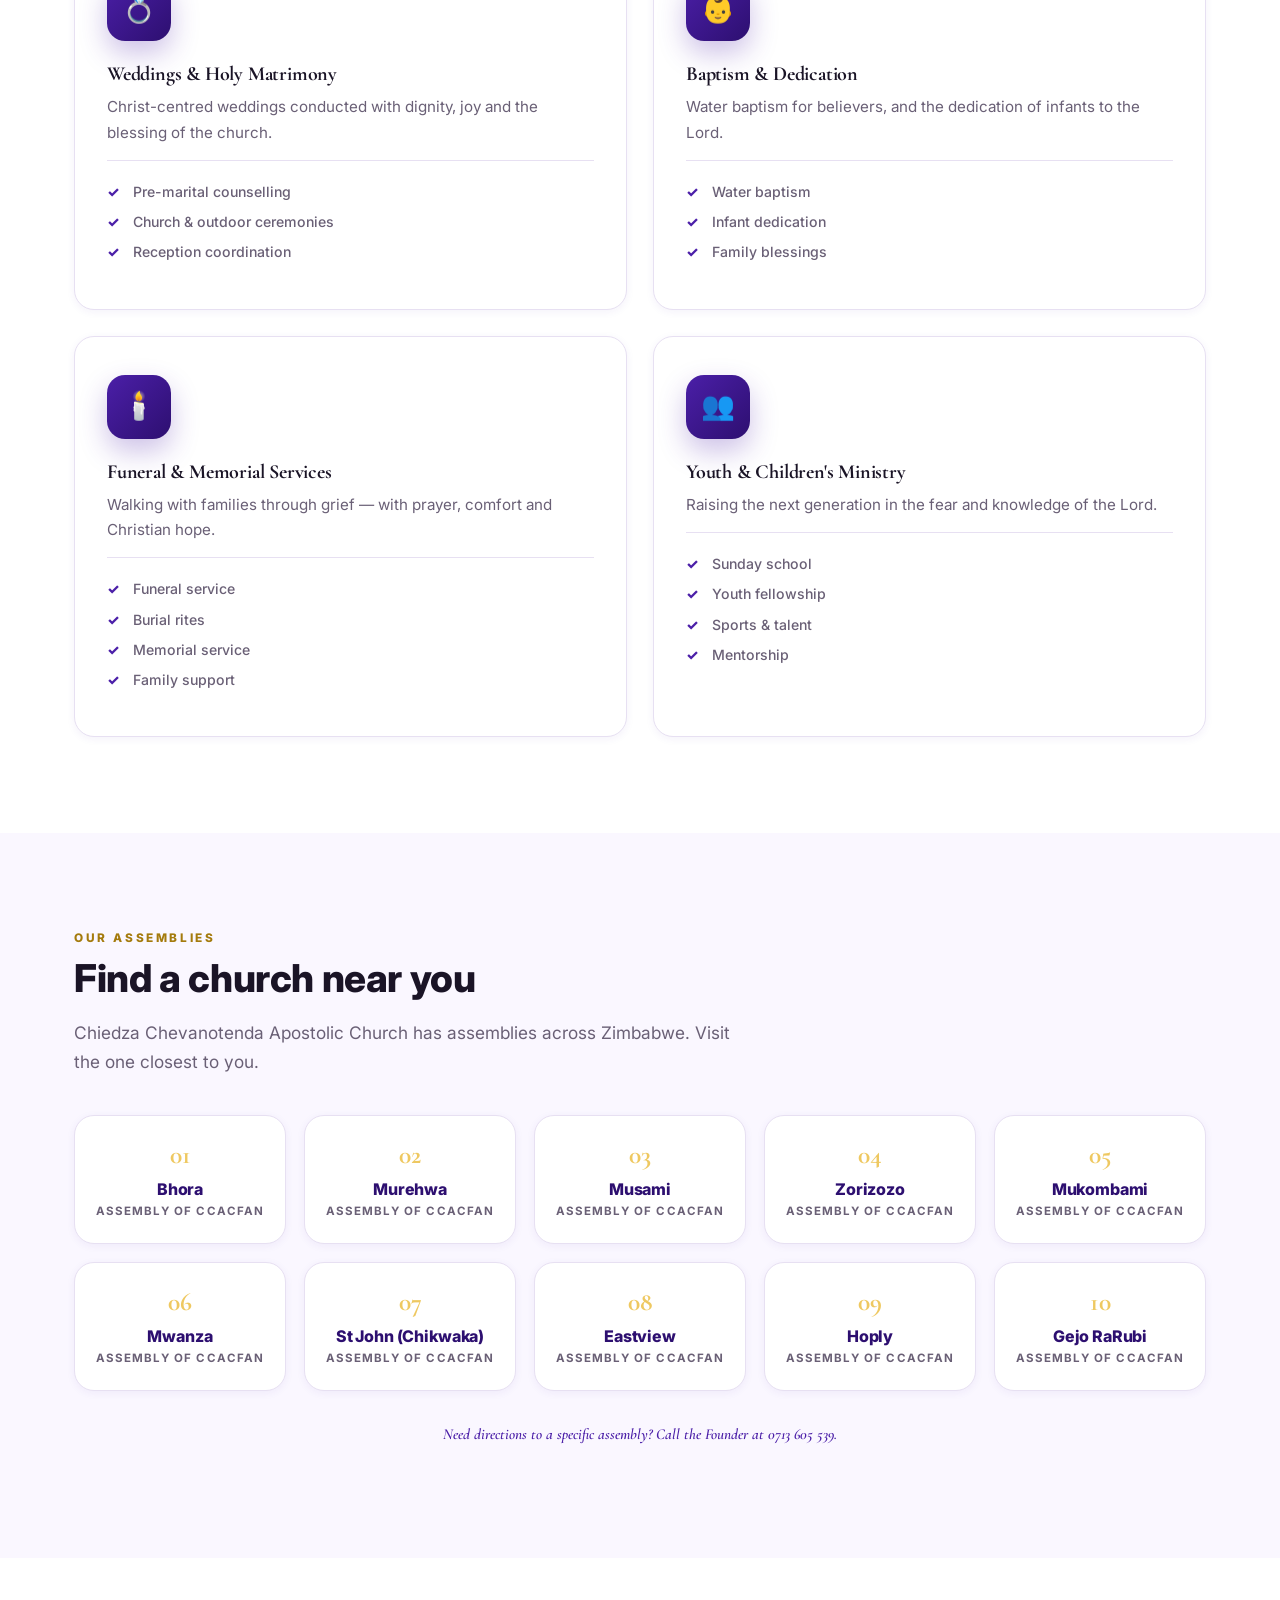
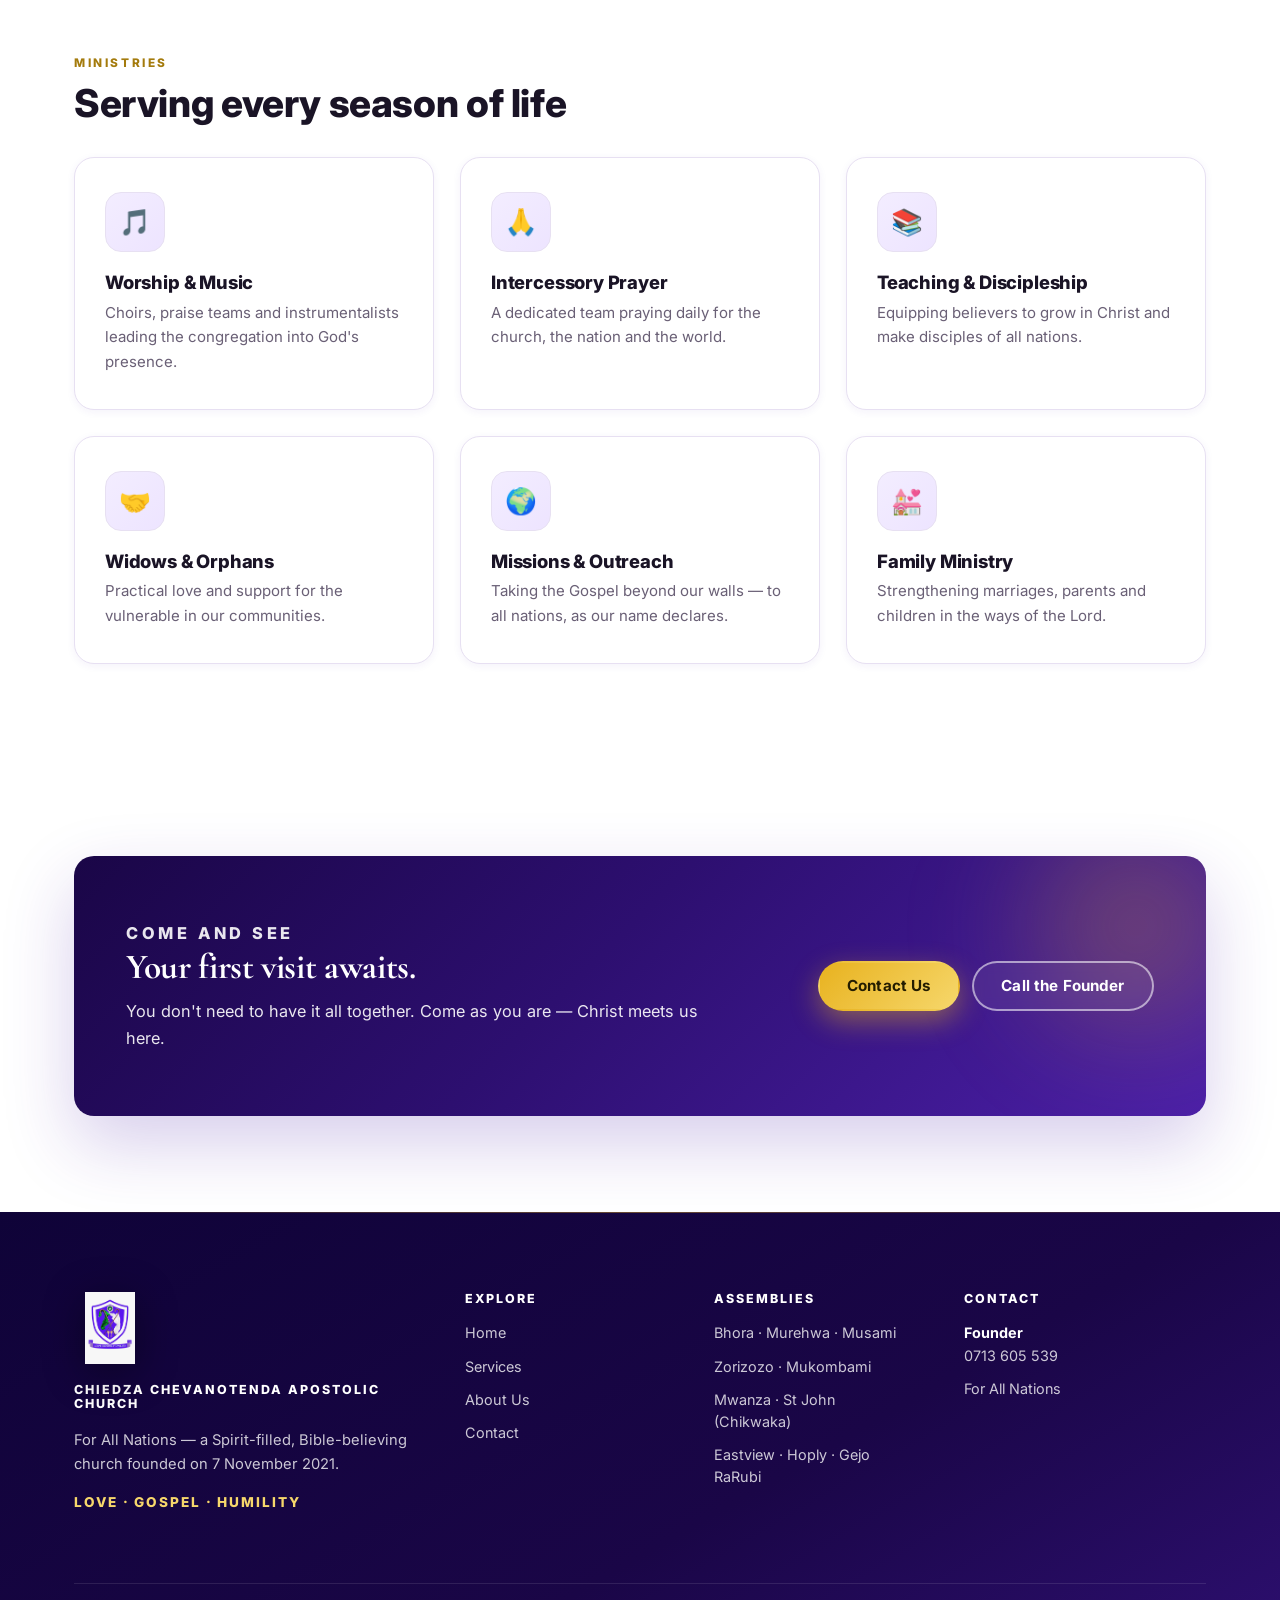
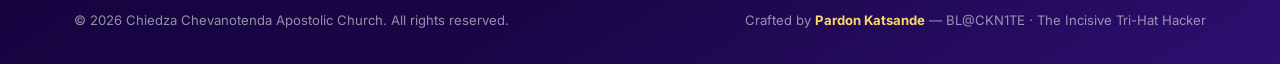
<file: services.html>
<!DOCTYPE html>
<html lang="en">
<head>
<meta charset="UTF-8">
<meta name="viewport" content="width=device-width, initial-scale=1">
<title>Services &amp; Assemblies — Chiedza Chevanotenda Apostolic Church</title>
<link rel="stylesheet" href="style.css">
<link rel="preconnect" href="https://fonts.googleapis.com">
<link rel="preconnect" href="https://fonts.gstatic.com" crossorigin>
<link href="https://fonts.googleapis.com/css2?family=Cormorant+Garamond:ital,wght@0,500;0,600;0,700;1,500;1,700&family=Inter:wght@400;500;600;700;800&display=swap" rel="stylesheet">
</head>
<body>

<header class="site-header">
  <div class="wrap header-inner">
    <a class="brand" href="index.html">
      <img class="brand__logo" src="images/logo-shield.png" alt="CCACFAN" onerror="this.replaceWith(Object.assign(document.createElement('div'),{className:'crest',textContent:'CC'}))">
      <div class="brand-text">
        <strong>Chiedza Chevanotenda</strong>
        <span>Apostolic Church · For All Nations</span>
      </div>
    </a>
    <button class="nav-toggle" id="navToggle" aria-expanded="false">☰</button>
    <nav class="main-nav" id="mainNav">
      <ul>
        <li><a href="index.html">Home</a></li>
        <li><a href="services.html" class="is-active">Services</a></li>
        <li><a href="about.html">About</a></li>
        <li><a href="contact.html">Contact</a></li>
      </ul>
    </nav>
  </div>
</header>

<main>

<section class="page-hero">
  <div class="page-hero__glow" aria-hidden="true"></div>
  <div class="wrap">
    <p class="eyebrow eyebrow--light">Our Services &amp; Gatherings</p>
    <h1>Worship, Word &amp; Fellowship</h1>
    <p class="page-hero__lead">
      Every week we gather to praise God, hear His Word and strengthen one another.
      All are welcome — come and be part of the family.
    </p>
  </div>
</section>

<!-- WEEKLY SERVICES -->
<section class="section">
  <div class="wrap">
    <p class="eyebrow">Weekly Services</p>
    <h2>Times of worship &amp; prayer</h2>
    <p class="lead">Our regular services across all assemblies.</p>

    <div class="grid grid--2" style="margin-top:2.4em">

      <article class="service">
        <div class="service__icon">⛪</div>
        <h3>Sunday Worship Service</h3>
        <p>Our main gathering of the week — praise, worship, the preaching of the Word, and Holy Communion.</p>
        <ul class="service__list">
          <li>Praise &amp; worship</li>
          <li>Sermon from the Word</li>
          <li>Holy Communion</li>
          <li>Children's ministry</li>
        </ul>
      </article>

      <article class="service">
        <div class="service__icon">🕊️</div>
        <h3>Midweek Prayer Service</h3>
        <p>A time of united prayer, intercession and seeking the face of God as one body.</p>
        <ul class="service__list">
          <li>Corporate prayer</li>
          <li>Intercession for the nations</li>
          <li>Prayer for the sick</li>
          <li>Testimonies</li>
        </ul>
      </article>

      <article class="service">
        <div class="service__icon">📖</div>
        <h3>Bible Study</h3>
        <p>Digging deep into the Scriptures together — growing in knowledge, faith and understanding.</p>
        <ul class="service__list">
          <li>Verse-by-verse teaching</li>
          <li>Group discussion</li>
          <li>Questions &amp; answers</li>
          <li>Discipleship</li>
        </ul>
      </article>

      <article class="service">
        <div class="service__icon">🙏</div>
        <h3>Night Vigil &amp; Fasting</h3>
        <p>Special times of prayer, fasting and seeking God — held regularly through the year.</p>
        <ul class="service__list">
          <li>All-night prayer</li>
          <li>Corporate fasting</li>
          <li>Deliverance ministry</li>
          <li>Consecration</li>
        </ul>
      </article>

      <article class="service">
        <div class="service__icon">💍</div>
        <h3>Weddings &amp; Holy Matrimony</h3>
        <p>Christ-centred weddings conducted with dignity, joy and the blessing of the church.</p>
        <ul class="service__list">
          <li>Pre-marital counselling</li>
          <li>Church &amp; outdoor ceremonies</li>
          <li>Reception coordination</li>
        </ul>
      </article>

      <article class="service">
        <div class="service__icon">👶</div>
        <h3>Baptism &amp; Dedication</h3>
        <p>Water baptism for believers, and the dedication of infants to the Lord.</p>
        <ul class="service__list">
          <li>Water baptism</li>
          <li>Infant dedication</li>
          <li>Family blessings</li>
        </ul>
      </article>

      <article class="service">
        <div class="service__icon">🕯️</div>
        <h3>Funeral &amp; Memorial Services</h3>
        <p>Walking with families through grief — with prayer, comfort and Christian hope.</p>
        <ul class="service__list">
          <li>Funeral service</li>
          <li>Burial rites</li>
          <li>Memorial service</li>
          <li>Family support</li>
        </ul>
      </article>

      <article class="service">
        <div class="service__icon">👥</div>
        <h3>Youth &amp; Children's Ministry</h3>
        <p>Raising the next generation in the fear and knowledge of the Lord.</p>
        <ul class="service__list">
          <li>Sunday school</li>
          <li>Youth fellowship</li>
          <li>Sports &amp; talent</li>
          <li>Mentorship</li>
        </ul>
      </article>

    </div>
  </div>
</section>

<!-- ASSEMBLIES -->
<section class="section section--soft">
  <div class="wrap">
    <p class="eyebrow">Our Assemblies</p>
    <h2>Find a church near you</h2>
    <p class="lead">Chiedza Chevanotenda Apostolic Church has assemblies across Zimbabwe. Visit the one closest to you.</p>

    <div class="assemblies-grid" style="margin-top:2.4em">

      <article class="assembly">
        <div class="assembly__num">01</div>
        <h3>Bhora</h3>
        <p>Assembly of CCACFAN</p>
      </article>

      <article class="assembly">
        <div class="assembly__num">02</div>
        <h3>Murehwa</h3>
        <p>Assembly of CCACFAN</p>
      </article>

      <article class="assembly">
        <div class="assembly__num">03</div>
        <h3>Musami</h3>
        <p>Assembly of CCACFAN</p>
      </article>

      <article class="assembly">
        <div class="assembly__num">04</div>
        <h3>Zorizozo</h3>
        <p>Assembly of CCACFAN</p>
      </article>

      <article class="assembly">
        <div class="assembly__num">05</div>
        <h3>Mukombami</h3>
        <p>Assembly of CCACFAN</p>
      </article>

      <article class="assembly">
        <div class="assembly__num">06</div>
        <h3>Mwanza</h3>
        <p>Assembly of CCACFAN</p>
      </article>

      <article class="assembly">
        <div class="assembly__num">07</div>
        <h3>St John (Chikwaka)</h3>
        <p>Assembly of CCACFAN</p>
      </article>

      <article class="assembly">
        <div class="assembly__num">08</div>
        <h3>Eastview</h3>
        <p>Assembly of CCACFAN</p>
      </article>

      <article class="assembly">
        <div class="assembly__num">09</div>
        <h3>Hoply</h3>
        <p>Assembly of CCACFAN</p>
      </article>

      <article class="assembly">
        <div class="assembly__num">10</div>
        <h3>Gejo RaRubi</h3>
        <p>Assembly of CCACFAN</p>
      </article>

    </div>

    <p style="margin-top:2em;color:var(--muted);font-size:.95rem;text-align:center">
      <em>Need directions to a specific assembly? Call the Founder at
      <a href="tel:0713605539">0713 605 539</a>.</em>
    </p>
  </div>
</section>

<!-- MINISTRIES -->
<section class="section">
  <div class="wrap">
    <p class="eyebrow">Ministries</p>
    <h2>Serving every season of life</h2>
    <div class="grid grid--3" style="margin-top:2em">

      <div class="pillar">
        <div class="pillar__icon">🎵</div>
        <h3>Worship &amp; Music</h3>
        <p>Choirs, praise teams and instrumentalists leading the congregation into God's presence.</p>
      </div>

      <div class="pillar">
        <div class="pillar__icon">🙏</div>
        <h3>Intercessory Prayer</h3>
        <p>A dedicated team praying daily for the church, the nation and the world.</p>
      </div>

      <div class="pillar">
        <div class="pillar__icon">📚</div>
        <h3>Teaching &amp; Discipleship</h3>
        <p>Equipping believers to grow in Christ and make disciples of all nations.</p>
      </div>

      <div class="pillar">
        <div class="pillar__icon">🤝</div>
        <h3>Widows &amp; Orphans</h3>
        <p>Practical love and support for the vulnerable in our communities.</p>
      </div>

      <div class="pillar">
        <div class="pillar__icon">🌍</div>
        <h3>Missions &amp; Outreach</h3>
        <p>Taking the Gospel beyond our walls — to all nations, as our name declares.</p>
      </div>

      <div class="pillar">
        <div class="pillar__icon">💒</div>
        <h3>Family Ministry</h3>
        <p>Strengthening marriages, parents and children in the ways of the Lord.</p>
      </div>

    </div>
  </div>
</section>

<section class="section">
  <div class="wrap">
    <div class="cta-band">
      <div class="cta-band__glow" aria-hidden="true"></div>
      <div class="cta-band__content">
        <p class="eyebrow eyebrow--light">Come and see</p>
        <h2>Your first visit awaits.</h2>
        <p>You don't need to have it all together. Come as you are — Christ meets us here.</p>
      </div>
      <div class="cta-band__actions">
        <a class="btn btn--primary" href="contact.html">Contact Us</a>
        <a class="btn btn--ghost" href="tel:0713605539">Call the Founder</a>
      </div>
    </div>
  </div>
</section>

</main>

<footer class="site-footer">
  <div class="wrap">
    <div class="footer-grid">
      <div class="footer-brand">
        <img class="footer-logo" src="images/logo-shield.png" alt="CCACFAN" onerror="this.style.display='none'">
        <h3>Chiedza Chevanotenda Apostolic Church</h3>
        <p>For All Nations — a Spirit-filled, Bible-believing church founded on 7 November 2021.</p>
        <p class="footer-motto">Love · Gospel · Humility</p>
      </div>
      <div>
        <h3>Explore</h3>
        <ul>
          <li><a href="index.html">Home</a></li>
          <li><a href="services.html">Services</a></li>
          <li><a href="about.html">About Us</a></li>
          <li><a href="contact.html">Contact</a></li>
        </ul>
      </div>
      <div>
        <h3>Assemblies</h3>
        <ul>
          <li>Bhora · Murehwa · Musami</li>
          <li>Zorizozo · Mukombami</li>
          <li>Mwanza · St John (Chikwaka)</li>
          <li>Eastview · Hoply · Gejo RaRubi</li>
        </ul>
      </div>
      <div>
        <h3>Contact</h3>
        <ul>
          <li><strong>Founder</strong><br><a href="tel:0713605539">0713 605 539</a></li>
          <li>For All Nations</li>
        </ul>
      </div>
    </div>
    <div class="footer-bottom">
      <span>&copy; <span id="year">2025</span> Chiedza Chevanotenda Apostolic Church. All rights reserved.</span>
      <span>Crafted by <strong>Pardon Katsande</strong> — BL@CKN1TE · The Incisive Tri-Hat Hacker</span>
    </div>
  </div>
</footer>

<script src="main.js"></script>
</body>
</html>
</file>
<file: style.css>
/* ════════════════════════════════════════════════════════════
   Chiedza Chevanotenda Apostolic Church — Master Stylesheet
   A bespoke sacred design in royal purple, emerald green & gold.
   ════════════════════════════════════════════════════════════ */

:root{
  /* Royal purple — matches Bishop's robe & shield */
  --brand:#4b1fa8;
  --brand-dark:#2d0f70;
  --brand-deep:#1a0647;
  --brand-light:#6d3fd0;
  --brand-soft:#f3edff;

  /* Church crest green */
  --green:#1b6b3a;
  --green-dark:#0e3b1f;

  /* Sacred gold */
  --accent:#e8b21f;
  --accent-soft:#f6d76b;
  --accent-dark:#a47b0d;

  --ink:#1a1426;
  --muted:#6a6076;
  --bg:#ffffff;
  --bg-soft:#faf7ff;
  --line:#e7e0f2;

  --radius:20px;
  --radius-sm:12px;
  --shadow-sm:0 2px 8px rgba(75,31,168,.06);
  --shadow:0 12px 32px rgba(75,31,168,.12);
  --shadow-lg:0 28px 70px rgba(75,31,168,.22);

  --max:1180px;
  --font:"Inter",system-ui,-apple-system,"Helvetica Neue",Arial,sans-serif;
  --font-display:"Cormorant Garamond",Georgia,serif;
}

*,*::before,*::after{box-sizing:border-box}
html{scroll-behavior:smooth;-webkit-text-size-adjust:100%}
body{
  margin:0;font-family:var(--font);color:var(--ink);
  background:var(--bg);line-height:1.65;font-size:16px;
  -webkit-font-smoothing:antialiased;
}
img{max-width:100%;display:block}
a{color:var(--brand);text-decoration:none}
a:hover{text-decoration:underline}
h1,h2,h3,h4{line-height:1.15;margin:0 0 .5em;font-weight:800;letter-spacing:-.01em}
h1{font-size:clamp(2rem,4.8vw,3.4rem)}
h2{font-size:clamp(1.6rem,3.6vw,2.4rem)}
h3{font-size:1.15rem}
em{font-family:var(--font-display);font-style:italic;font-weight:600;color:var(--brand)}
p{margin:0 0 1em}

.wrap{max-width:var(--max);margin:0 auto;padding:0 24px}
.section{padding:96px 0}
.section--soft{background:var(--bg-soft)}
.section--dark{
  background:linear-gradient(135deg,var(--brand-deep),var(--brand) 65%,var(--brand-light));
  color:#fff;position:relative;overflow:hidden;
}
.section--dark h1,.section--dark h2,.section--dark h3{color:#fff}
.section--dark em{color:var(--accent-soft)}
.section--dark .lead{color:rgba(255,255,255,.85)}

.eyebrow{
  text-transform:uppercase;letter-spacing:.22em;font-size:.74rem;
  font-weight:800;color:var(--accent-dark);margin-bottom:.6em;
}
.eyebrow--light{color:var(--accent-soft)}
.lead{font-size:1.08rem;color:var(--muted);max-width:62ch}

/* ════════════════════════════════════════════════════════════
   BUTTONS
   ════════════════════════════════════════════════════════════ */
.btn{
  display:inline-flex;align-items:center;justify-content:center;gap:10px;
  padding:1em 1.8em;border-radius:999px;font-weight:700;font-size:.95rem;
  border:2px solid transparent;cursor:pointer;transition:.25s cubic-bezier(.2,.8,.2,1);
  text-decoration:none;font-family:inherit;line-height:1;letter-spacing:.01em;
}
.btn:hover{text-decoration:none;transform:translateY(-2px)}
.btn--primary{
  background:linear-gradient(135deg,var(--accent),var(--accent-soft));
  color:#241d00;box-shadow:0 10px 28px rgba(232,178,31,.45);
}
.btn--primary:hover{box-shadow:0 16px 40px rgba(232,178,31,.6)}
.btn--ghost{border-color:rgba(255,255,255,.55);color:#fff;backdrop-filter:blur(6px);background:rgba(255,255,255,.06)}
.btn--ghost:hover{background:rgba(255,255,255,.14);border-color:#fff}
.btn--outline{border-color:var(--brand);color:var(--brand);background:transparent}
.btn--outline:hover{background:var(--brand);color:#fff}

/* ════════════════════════════════════════════════════════════
   SPLASH
   ════════════════════════════════════════════════════════════ */
body.has-splash{overflow:hidden}
.splash{
  position:fixed;inset:0;z-index:9999;display:grid;place-items:center;
  background:
    radial-gradient(ellipse at center, #3a1585 0%, #2d0f70 40%, #1a0647 100%);
  transition:opacity .9s ease, visibility .9s ease;
  overflow:hidden;
}
.splash.is-hidden{opacity:0;visibility:hidden;pointer-events:none}

/* Divine rays emanating from center */
.splash__rays{position:absolute;inset:0;pointer-events:none;overflow:hidden}
.splash__rays span{
  position:absolute;top:50%;left:50%;
  width:2px;height:60vh;
  background:linear-gradient(180deg,transparent,rgba(232,178,31,.35),transparent);
  transform-origin:top center;
  animation:rayPulse 4s ease-in-out infinite;
}
.splash__rays span:nth-child(1){transform:rotate(0deg) translateY(-50%);animation-delay:0s}
.splash__rays span:nth-child(2){transform:rotate(45deg) translateY(-50%);animation-delay:.3s}
.splash__rays span:nth-child(3){transform:rotate(90deg) translateY(-50%);animation-delay:.6s}
.splash__rays span:nth-child(4){transform:rotate(135deg) translateY(-50%);animation-delay:.9s}
.splash__rays span:nth-child(5){transform:rotate(180deg) translateY(-50%);animation-delay:1.2s}
.splash__rays span:nth-child(6){transform:rotate(225deg) translateY(-50%);animation-delay:1.5s}
.splash__rays span:nth-child(7){transform:rotate(270deg) translateY(-50%);animation-delay:1.8s}
.splash__rays span:nth-child(8){transform:rotate(315deg) translateY(-50%);animation-delay:2.1s}
@keyframes rayPulse{
  0%,100%{opacity:0;transform-origin:top center;}
  50%{opacity:1;}
}

.splash__glow{
  position:absolute;top:50%;left:50%;transform:translate(-50%,-50%);
  width:600px;height:600px;border-radius:50%;
  background:radial-gradient(circle,rgba(232,178,31,.28) 0%,transparent 65%);
  filter:blur(40px);animation:glowPulse 3s ease-in-out infinite;
  pointer-events:none;
}
@keyframes glowPulse{
  0%,100%{opacity:.7;transform:translate(-50%,-50%) scale(1)}
  50%{opacity:1;transform:translate(-50%,-50%) scale(1.15)}
}

.splash__stage{position:relative;text-align:center;color:#fff;z-index:2;padding:20px;max-width:520px}

.splash__crest{position:relative;display:inline-block;margin-bottom:2em;width:140px;height:140px}
.splash__crest img{
  width:100%;height:100%;object-fit:contain;
  filter:drop-shadow(0 20px 40px rgba(0,0,0,.6));
  animation:riseIn 1s cubic-bezier(.2,.8,.2,1);
}
.splash__ring{
  position:absolute;top:50%;left:50%;width:170px;height:170px;
  border:2px solid rgba(232,178,31,.55);border-radius:50%;
  transform:translate(-50%,-50%);
  animation:pulse 2.8s ease-out infinite;pointer-events:none;
}
.splash__ring--2{animation-delay:.9s}
.splash__ring--3{animation-delay:1.8s}
@keyframes pulse{
  0%{transform:translate(-50%,-50%) scale(.75);opacity:1}
  100%{transform:translate(-50%,-50%) scale(1.7);opacity:0}
}
@keyframes riseIn{from{opacity:0;transform:translateY(40px) scale(.85)}to{opacity:1;transform:none}}

.splash__verse{
  font-family:var(--font-display);font-style:italic;
  font-size:1.35rem;color:var(--accent-soft);
  margin:0 0 .3em;font-weight:600;letter-spacing:.01em;
  animation:fadeUp .8s .3s both;
}
.splash__verse-ref{
  font-size:.78rem;text-transform:uppercase;letter-spacing:.22em;
  color:rgba(255,255,255,.65);font-weight:700;margin:0 0 2em;
  animation:fadeUp .8s .5s both;
}
@keyframes fadeUp{from{opacity:0;transform:translateY(15px)}to{opacity:1;transform:none}}

.splash__name{
  font-family:var(--font-display);font-weight:700;
  font-size:clamp(2rem,4.5vw,3rem);margin:0 0 .2em;line-height:1.05;
  letter-spacing:-.01em;color:#fff;
  animation:fadeUp .8s .7s both;
}
.splash__subtitle{
  font-size:.82rem;text-transform:uppercase;letter-spacing:.28em;
  color:rgba(255,255,255,.75);font-weight:700;margin:0 0 2.5em;
  animation:fadeUp .8s .9s both;
}
.splash__bar{
  width:min(360px,70vw);height:3px;background:rgba(255,255,255,.12);
  border-radius:99px;margin:0 auto 1em;overflow:hidden;
  animation:fadeUp .8s 1.1s both;
}
.splash__bar span{
  display:block;height:100%;width:0;border-radius:99px;
  background:linear-gradient(90deg,var(--accent),var(--accent-soft));
  animation:load 2s cubic-bezier(.5,0,.3,1) forwards;
}
@keyframes load{to{width:100%}}
.splash__hint{
  font-size:.72rem;letter-spacing:.28em;text-transform:uppercase;
  color:rgba(255,255,255,.5);margin:0;font-weight:600;
  animation:fadeUp .8s 1.3s both;
}

/* ════════════════════════════════════════════════════════════
   HEADER
   ════════════════════════════════════════════════════════════ */
.site-header{
  position:sticky;top:0;z-index:100;
  background:rgba(255,255,255,.94);
  backdrop-filter:blur(14px);-webkit-backdrop-filter:blur(14px);
  border-bottom:1px solid var(--line);
}
.header-inner{display:flex;align-items:center;justify-content:space-between;gap:16px;padding:14px 0}
.brand{display:flex;align-items:center;gap:14px;color:inherit}
.brand:hover{text-decoration:none}
.brand__logo{
  width:54px;height:54px;flex:0 0 54px;object-fit:contain;
  filter:drop-shadow(0 3px 8px rgba(75,31,168,.28));
}
.brand-text strong{display:block;font-size:.98rem;font-weight:800;line-height:1.2}
.brand-text span{font-size:.7rem;color:var(--muted);letter-spacing:.1em;font-weight:700;text-transform:uppercase}

.crest{
  width:54px;height:54px;flex:0 0 54px;border-radius:50%;
  background:linear-gradient(145deg,var(--brand),var(--brand-dark));
  color:#fff;display:grid;place-items:center;font-weight:800;
  font-size:.9rem;border:3px solid var(--accent);
  box-shadow:0 4px 14px rgba(75,31,168,.32);
}

.main-nav ul{list-style:none;display:flex;gap:4px;margin:0;padding:0;align-items:center}
.main-nav a{
  display:block;padding:.6em 1.1em;border-radius:10px;
  color:var(--ink);font-weight:600;font-size:.92rem;transition:.18s;
}
.main-nav a:hover{background:var(--brand-soft);color:var(--brand);text-decoration:none}
.main-nav a.is-active{background:var(--brand-soft);color:var(--brand);font-weight:800}

.nav-toggle{
  display:none;background:none;border:1px solid var(--line);
  border-radius:10px;padding:.5em .8em;cursor:pointer;font-size:1.2rem;
}

/* ════════════════════════════════════════════════════════════
   HERO
   ════════════════════════════════════════════════════════════ */
.hero{
  position:relative;overflow:hidden;color:#fff;
  background:
    radial-gradient(ellipse at 50% 0%, #6d3fd0 0%, #4b1fa8 35%, #2d0f70 75%, #1a0647 100%);
  padding:120px 0 140px;text-align:center;
}
.hero__stars{
  position:absolute;inset:0;
  background-image:
    radial-gradient(1.5px 1.5px at 15% 25%, rgba(255,255,255,.5), transparent),
    radial-gradient(1.5px 1.5px at 42% 12%, rgba(255,255,255,.7), transparent),
    radial-gradient(1px 1px at 78% 34%, rgba(255,255,255,.4), transparent),
    radial-gradient(1.5px 1.5px at 88% 68%, rgba(255,255,255,.55), transparent),
    radial-gradient(1px 1px at 22% 78%, rgba(255,255,255,.45), transparent),
    radial-gradient(1.5px 1.5px at 60% 88%, rgba(255,255,255,.6), transparent);
  animation:twinkle 6s ease-in-out infinite;
  pointer-events:none;
}
@keyframes twinkle{0%,100%{opacity:.6}50%{opacity:1}}

.hero__glow-1{
  position:absolute;top:8%;left:50%;transform:translateX(-50%);
  width:800px;height:400px;border-radius:50%;
  background:radial-gradient(ellipse,rgba(232,178,31,.28),transparent 70%);
  filter:blur(60px);pointer-events:none;
}
.hero__glow-2{
  position:absolute;bottom:-100px;left:-100px;
  width:400px;height:400px;border-radius:50%;
  background:radial-gradient(circle,rgba(109,63,208,.5),transparent 70%);
  filter:blur(60px);pointer-events:none;
}
.hero__glow-3{
  position:absolute;bottom:-100px;right:-100px;
  width:400px;height:400px;border-radius:50%;
  background:radial-gradient(circle,rgba(232,178,31,.22),transparent 70%);
  filter:blur(60px);pointer-events:none;
}

.hero__inner{position:relative;z-index:2;max-width:820px;margin:0 auto}

.hero__cross{
  display:inline-flex;justify-content:center;margin-bottom:1.8em;
  filter:drop-shadow(0 8px 20px rgba(232,178,31,.45));
  animation:crossGlow 3s ease-in-out infinite;
}
@keyframes crossGlow{
  0%,100%{filter:drop-shadow(0 8px 20px rgba(232,178,31,.4))}
  50%{filter:drop-shadow(0 12px 32px rgba(232,178,31,.7))}
}

.hero__eyebrow{
  display:inline-block;
  background:rgba(255,255,255,.1);
  border:1px solid rgba(255,255,255,.25);
  padding:.5em 1.4em;border-radius:999px;
  font-size:.76rem;font-weight:800;letter-spacing:.24em;
  text-transform:uppercase;margin-bottom:1.6em;color:var(--accent-soft);
}
.hero__title{
  font-family:var(--font-display);font-weight:600;
  font-size:clamp(2.4rem,5.8vw,4.2rem);line-height:1.05;
  margin:0 0 .5em;letter-spacing:-.02em;color:#fff;
}
.hero__title em{color:var(--accent-soft);font-style:italic}
.hero__lead{
  font-size:1.1rem;color:rgba(255,255,255,.88);
  max-width:60ch;margin:0 auto 1.8em;line-height:1.7;
}
.hero__lead strong{color:var(--accent-soft);font-weight:700}

.hero__motto-line{
  font-family:var(--font-display);font-style:italic;
  font-size:1.15rem;color:var(--accent-soft);
  letter-spacing:.05em;margin:0 0 2.4em;
}

.hero__actions{display:flex;flex-wrap:wrap;gap:14px;justify-content:center}

.hero__scroll{
  position:absolute;bottom:36px;left:50%;transform:translateX(-50%);
  width:26px;height:42px;border:2px solid rgba(255,255,255,.35);
  border-radius:14px;display:flex;justify-content:center;padding-top:8px;
  text-decoration:none;
}
.hero__scroll span{
  width:3px;height:8px;background:var(--accent-soft);border-radius:2px;
  animation:scrollDown 1.6s ease-in-out infinite;
}
@keyframes scrollDown{
  0%{transform:translateY(0);opacity:1}
  100%{transform:translateY(14px);opacity:0}
}

/* ════════════════════════════════════════════════════════════
   PAGE HERO (inner pages)
   ════════════════════════════════════════════════════════════ */
.page-hero{
  background:linear-gradient(150deg,#1a0647 0%, #2d0f70 45%, #4b1fa8 100%);
  color:#fff;padding:96px 0 88px;position:relative;overflow:hidden;
}
.page-hero::after{
  content:"";position:absolute;inset:0;
  background-image:repeating-linear-gradient(115deg,rgba(255,255,255,.03) 0 2px,transparent 2px 40px);
  pointer-events:none;
}
.page-hero__glow{
  position:absolute;top:-100px;right:-100px;width:500px;height:500px;
  background:radial-gradient(circle,rgba(232,178,31,.25),transparent 65%);
  filter:blur(60px);pointer-events:none;
}
.page-hero .wrap{position:relative;z-index:1}
.page-hero h1{
  font-family:var(--font-display);font-weight:700;
  font-size:clamp(2.2rem,4.8vw,3.4rem);color:#fff;margin-bottom:.3em;
}
.page-hero__lead{font-size:1.1rem;color:rgba(255,255,255,.88);max-width:62ch;margin:0}

/* ════════════════════════════════════════════════════════════
   FACTS
   ════════════════════════════════════════════════════════════ */
.facts{
  display:grid;grid-template-columns:repeat(4,1fr);gap:1px;
  background:var(--line);border-radius:var(--radius);overflow:hidden;
  box-shadow:var(--shadow);margin-top:-64px;position:relative;z-index:5;
}
.fact{background:#fff;padding:34px 22px;text-align:center;transition:.3s}
.fact:hover{background:var(--brand-soft)}
.fact__icon{font-size:1.5rem;margin-bottom:.5em}
.fact b{
  display:block;font-family:var(--font-display);font-size:1.9rem;
  font-weight:700;color:var(--brand);line-height:1;margin-bottom:.4em;
}
.fact span{
  font-size:.78rem;color:var(--muted);font-weight:700;
  letter-spacing:.1em;text-transform:uppercase;
}

/* ════════════════════════════════════════════════════════════
   SCRIPTURE CAROUSEL
   ════════════════════════════════════════════════════════════ */
.scripture{
  position:relative;overflow:hidden;
  background:linear-gradient(135deg,#f3edff 0%, #ffffff 50%, #fdf6e0 100%);
  padding:96px 0;text-align:center;
}
.scripture__bg{
  position:absolute;inset:0;
  background-image:radial-gradient(circle at 20% 30%, rgba(232,178,31,.08), transparent 50%),
                   radial-gradient(circle at 80% 70%, rgba(75,31,168,.06), transparent 50%);
  pointer-events:none;
}
.scripture__inner{position:relative;z-index:1;max-width:900px;margin:0 auto}
.scripture__label{
  font-size:.76rem;font-weight:800;letter-spacing:.28em;
  color:var(--accent-dark);text-transform:uppercase;margin-bottom:1.6em;
}
.scripture__carousel{position:relative;min-height:220px}
.scripture__slide{
  position:absolute;inset:0;opacity:0;transform:translateY(20px);
  transition:opacity .8s ease, transform .8s ease;
  pointer-events:none;
}
.scripture__slide.is-active{opacity:1;transform:translateY(0);pointer-events:auto;position:relative}
.scripture__verse{
  font-family:var(--font-display);font-style:italic;
  font-size:clamp(1.4rem,3vw,2rem);line-height:1.4;
  color:var(--brand-dark);margin:0 0 1.2em;font-weight:600;
}
.scripture__ref{
  font-size:.8rem;font-weight:800;letter-spacing:.22em;
  color:var(--accent-dark);text-transform:uppercase;margin:0;
}
.scripture__dots{
  display:flex;gap:10px;justify-content:center;margin-top:2.4em;
}
.scripture__dots button{
  width:10px;height:10px;border-radius:50%;
  background:var(--line);border:0;cursor:pointer;transition:.25s;
  padding:0;
}
.scripture__dots button.is-active{
  background:var(--accent);width:32px;border-radius:6px;
}

/* ════════════════════════════════════════════════════════════
   FOUNDER SPLIT
   ════════════════════════════════════════════════════════════ */
.section--founder{
  background:linear-gradient(180deg,#fff 0%, var(--brand-soft) 100%);
  position:relative;overflow:hidden;
}
.founder-split{
  display:grid;grid-template-columns:1fr 1.15fr;gap:72px;align-items:center;
}

.founder-portrait{position:relative;padding:24px;max-width:480px;margin:0 auto;width:100%}
.founder-portrait__halo{
  position:absolute;inset:0;
  background:radial-gradient(circle at 50% 50%, rgba(232,178,31,.35), transparent 65%);
  filter:blur(40px);pointer-events:none;
  animation:haloPulse 5s ease-in-out infinite;
}
@keyframes haloPulse{
  0%,100%{opacity:.7;transform:scale(1)}
  50%{opacity:1;transform:scale(1.08)}
}
.founder-portrait__frame{
  position:relative;border-radius:28px;overflow:hidden;
  aspect-ratio:4/5;
  background:linear-gradient(135deg,var(--brand-dark),var(--brand));
  box-shadow:0 32px 80px rgba(75,31,168,.35);
  border:8px solid #fff;
  outline:2px solid var(--accent);
  outline-offset:8px;
}
.founder-portrait__frame img{
  width:100%;height:100%;object-fit:cover;display:block;
}
.founder-portrait__frame.is-placeholder::before{
  content:"📸\A Add 'founder.jpg' to the images folder";
  white-space:pre;color:#fff;font-weight:700;font-size:1rem;
  display:grid;place-items:center;text-align:center;
  width:100%;height:100%;padding:20px;font-family:var(--font);
}
.founder-portrait__badge{
  position:absolute;bottom:16px;right:-8px;
  width:104px;height:104px;border-radius:50%;
  background:#fff;padding:10px;
  box-shadow:0 16px 40px rgba(75,31,168,.32);
  border:4px solid var(--accent);
  animation:badgeFloat 4s ease-in-out infinite;
}
@keyframes badgeFloat{
  0%,100%{transform:translateY(0) rotate(-3deg)}
  50%{transform:translateY(-8px) rotate(3deg)}
}
.founder-portrait__badge img{width:100%;height:100%;object-fit:contain}
.founder-portrait__crown{
  position:absolute;top:16px;left:50%;transform:translateX(-50%);
  font-size:1.6rem;color:var(--accent);
  filter:drop-shadow(0 4px 12px rgba(232,178,31,.6));
  animation:crownGlow 3s ease-in-out infinite;
}
@keyframes crownGlow{
  0%,100%{opacity:.85;transform:translateX(-50%) scale(1)}
  50%{opacity:1;transform:translateX(-50%) scale(1.15)}
}

.founder-text h2{
  font-family:var(--font-display);font-weight:700;
  font-size:clamp(1.8rem,3.4vw,2.6rem);
  line-height:1.15;margin-bottom:.5em;
}
.founder-text__title{margin-bottom:.6em}
.founder-text .lead{font-size:1.06rem;margin-bottom:1.2em}
.founder-text p{color:var(--muted)}
.founder-text p strong{color:var(--ink);font-weight:700}

.founder-quote{
  margin:2.2em 0;padding:28px 30px;
  background:#fff;border-radius:var(--radius);
  border-left:5px solid var(--accent);
  box-shadow:var(--shadow-sm);
  font-family:var(--font-display);font-style:italic;
  font-size:1.2rem;line-height:1.5;color:var(--brand-dark);
  position:relative;
}
.founder-quote::before{
  content:"“";position:absolute;top:-10px;left:16px;
  font-family:var(--font-display);font-size:5rem;line-height:1;
  color:var(--accent);opacity:.4;
}
.founder-quote cite{
  display:block;margin-top:.8em;
  font-family:var(--font);font-style:normal;
  font-size:.82rem;font-weight:700;letter-spacing:.12em;
  color:var(--muted);text-transform:uppercase;
}
.founder-actions{display:flex;flex-wrap:wrap;gap:12px;margin-top:1.8em}

.founder-contact{
  margin-top:2em;padding:24px 28px;
  background:linear-gradient(135deg,var(--brand-dark),var(--brand));
  border-radius:var(--radius);color:#fff;
  display:inline-block;box-shadow:var(--shadow);
}
.founder-contact__label{
  font-size:.72rem;text-transform:uppercase;letter-spacing:.18em;
  color:var(--accent-soft);font-weight:800;margin:0 0 .35em;
}
.founder-contact__phone{font-family:var(--font-display);font-size:1.6rem;font-weight:700;margin:0}
.founder-contact__phone a{color:#fff}
.founder-contact__phone a:hover{color:var(--accent-soft);text-decoration:none}

/* ════════════════════════════════════════════════════════════
   VISION SECTION
   ════════════════════════════════════════════════════════════ */
.vision-section{position:relative;overflow:hidden}
.vision-section__glow{
  position:absolute;top:50%;left:50%;transform:translate(-50%,-50%);
  width:800px;height:800px;border-radius:50%;
  background:radial-gradient(circle,rgba(232,178,31,.18),transparent 65%);
  filter:blur(60px);pointer-events:none;
}
.vision-block{max-width:960px;margin:0 auto;text-align:center;position:relative;z-index:1}
.vision-block__title{
  font-family:var(--font-display);font-weight:600;
  font-size:clamp(2rem,4vw,3rem);line-height:1.15;color:#fff;
  margin:.2em 0 .5em;letter-spacing:-.01em;
}
.vision-block__title em{color:var(--accent-soft)}
.vision-block__lead{font-size:1.1rem;color:rgba(255,255,255,.85);margin:0 auto 3em;max-width:62ch}

.vision-pillars{
  display:grid;grid-template-columns:repeat(3,1fr);gap:22px;
  margin-top:2em;
}
.vision-pillar{
  background:rgba(255,255,255,.08);
  border:1px solid rgba(255,255,255,.16);
  border-radius:var(--radius);
  padding:32px 24px;text-align:center;
  backdrop-filter:blur(8px);-webkit-backdrop-filter:blur(8px);
  transition:.35s cubic-bezier(.2,.8,.2,1);
}
.vision-pillar:hover{
  background:rgba(255,255,255,.14);
  transform:translateY(-6px);
  border-color:rgba(232,178,31,.5);
}
.vision-pillar__icon{font-size:2.2rem;margin-bottom:.7em}
.vision-pillar h3{color:#fff;margin-bottom:.3em;font-family:var(--font-display);font-weight:700;font-size:1.4rem}
.vision-pillar p{color:rgba(255,255,255,.85);font-size:.92rem;margin:0}

/* ════════════════════════════════════════════════════════════
   ASSEMBLIES PREVIEW CHIPS
   ════════════════════════════════════════════════════════════ */
.assemblies-preview{
  display:flex;flex-wrap:wrap;gap:12px;margin-top:2.2em;
}
.assembly-chip{
  display:inline-flex;align-items:center;gap:8px;
  background:#fff;border:1.5px solid var(--line);
  padding:.75em 1.3em;border-radius:999px;
  font-weight:700;font-size:.9rem;color:var(--brand-dark);
  box-shadow:var(--shadow-sm);
  transition:.25s cubic-bezier(.2,.8,.2,1);
}
.assembly-chip::before{content:"⛪";font-size:.9rem}
.assembly-chip:hover{
  transform:translateY(-3px);
  border-color:var(--brand);
  background:var(--brand);
  color:#fff;
  box-shadow:var(--shadow);
}

/* ════════════════════════════════════════════════════════════
   ASSEMBLIES GRID (services page)
   ════════════════════════════════════════════════════════════ */
.assemblies-grid{
  display:grid;grid-template-columns:repeat(5,1fr);gap:18px;
}
.assembly{
  background:#fff;border:1.5px solid var(--line);border-radius:var(--radius);
  padding:26px 18px 22px;text-align:center;
  box-shadow:var(--shadow-sm);transition:.3s cubic-bezier(.2,.8,.2,1);
  position:relative;overflow:hidden;
}
.assembly::before{
  content:"";position:absolute;top:0;left:0;right:0;height:3px;
  background:linear-gradient(90deg,var(--accent),var(--accent-soft));
  transform:scaleX(0);transform-origin:left;transition:transform .4s;
}
.assembly:hover{transform:translateY(-6px);box-shadow:var(--shadow);border-color:var(--brand)}
.assembly:hover::before{transform:scaleX(1)}
.assembly__num{
  font-family:var(--font-display);font-size:1.6rem;font-weight:700;
  color:var(--accent);line-height:1;margin-bottom:.5em;opacity:.7;
}
.assembly h3{font-size:1rem;margin-bottom:.2em;color:var(--brand-dark);font-weight:800}
.assembly p{font-size:.72rem;color:var(--muted);margin:0;text-transform:uppercase;letter-spacing:.1em;font-weight:700}

/* ════════════════════════════════════════════════════════════
   GRID + PILLARS
   ════════════════════════════════════════════════════════════ */
.grid{display:grid;gap:26px}
.grid--3{grid-template-columns:repeat(3,1fr)}
.grid--2{grid-template-columns:repeat(2,1fr)}

.pillar{
  background:#fff;border:1px solid var(--line);border-radius:var(--radius);
  padding:34px 30px;box-shadow:var(--shadow-sm);
  transition:.35s cubic-bezier(.2,.8,.2,1);position:relative;overflow:hidden;
}
.pillar::before{
  content:"";position:absolute;top:0;left:0;height:4px;width:0;
  background:linear-gradient(90deg,var(--accent),var(--accent-soft));
  transition:width .45s cubic-bezier(.2,.8,.2,1);
}
.pillar:hover{transform:translateY(-6px);box-shadow:var(--shadow)}
.pillar:hover::before{width:100%}
.pillar__icon{
  width:60px;height:60px;border-radius:16px;
  background:linear-gradient(135deg,var(--brand-soft),#ede4ff);
  display:grid;place-items:center;font-size:1.6rem;margin-bottom:20px;
  border:1px solid var(--line);
}
.pillar h3{margin-bottom:.4em}
.pillar p{color:var(--muted);font-size:.94rem;margin-bottom:.8em}
.pillar p:last-child{margin-bottom:0}
.pillar p strong{color:var(--brand-dark)}

/* ════════════════════════════════════════════════════════════
   TIME CARDS (service times on home)
   ════════════════════════════════════════════════════════════ */
.time-card{
  background:linear-gradient(160deg,#ffffff 0%, #faf7ff 100%);
  border:1px solid var(--line);border-radius:var(--radius);
  padding:34px 28px;text-align:center;
  box-shadow:var(--shadow-sm);transition:.35s cubic-bezier(.2,.8,.2,1);
  position:relative;overflow:hidden;
}
.time-card::before{
  content:"";position:absolute;top:0;left:0;right:0;height:6px;
  background:linear-gradient(90deg,var(--brand),var(--accent));
}
.time-card:hover{transform:translateY(-6px);box-shadow:var(--shadow)}
.time-card__day{
  display:inline-block;background:linear-gradient(135deg,var(--brand),var(--brand-dark));
  color:#fff;padding:.4em 1.2em;border-radius:999px;
  font-size:.72rem;font-weight:800;letter-spacing:.14em;
  text-transform:uppercase;margin-bottom:1.2em;
}
.time-card__icon{font-size:2.4rem;margin-bottom:.4em}
.time-card h3{font-family:var(--font-display);font-weight:700;font-size:1.4rem;margin-bottom:.5em;color:var(--brand-dark)}
.time-card p{color:var(--muted);font-size:.94rem;margin:0}

/* ════════════════════════════════════════════════════════════
   SERVICES
   ════════════════════════════════════════════════════════════ */
.service{
  background:#fff;border:1px solid var(--line);border-radius:var(--radius);
  padding:38px 32px;box-shadow:var(--shadow-sm);
  transition:.35s cubic-bezier(.2,.8,.2,1);position:relative;overflow:hidden;
}
.service:hover{transform:translateY(-6px);box-shadow:var(--shadow)}
.service__icon{
  width:64px;height:64px;border-radius:18px;
  background:linear-gradient(135deg,var(--brand),var(--brand-dark));
  display:grid;place-items:center;font-size:1.7rem;margin-bottom:22px;
  box-shadow:0 12px 28px rgba(75,31,168,.28);
}
.service h3{margin-bottom:.4em;font-size:1.25rem;font-family:var(--font-display);font-weight:700}
.service p{color:var(--muted);font-size:.95rem;margin-bottom:1em}
.service__list{
  list-style:none;padding:1.2em 0 0;margin:0;border-top:1px solid var(--line);
}
.service__list li{
  position:relative;padding-left:26px;font-size:.88rem;
  color:var(--muted);margin-bottom:.5em;font-weight:500;
}
.service__list li::before{
  content:"✓";position:absolute;left:0;top:0;
  color:var(--brand);font-weight:800;
}

/* ════════════════════════════════════════════════════════════
   STATEMENTS
   ════════════════════════════════════════════════════════════ */
.statement{
  background:#fff;border:1px solid var(--line);border-radius:var(--radius);
  padding:36px 32px;box-shadow:var(--shadow-sm);transition:.3s;
}
.statement:hover{transform:translateY(-5px);box-shadow:var(--shadow)}
.statement--accent{
  background:linear-gradient(135deg,var(--brand-dark),var(--brand) 65%,var(--brand-light));
  border-color:transparent;color:#fff;
  display:flex;flex-direction:column;justify-content:center;
}
.statement--accent .eyebrow{color:var(--accent-soft)}
.statement__text{
  font-size:1.05rem;line-height:1.65;font-weight:500;margin:0;color:var(--ink);
}
.statement--accent .statement__text{
  color:#fff;font-family:var(--font-display);font-style:italic;
  font-size:1.7rem;text-align:center;font-weight:600;
}

/* ════════════════════════════════════════════════════════════
   TIMELINE
   ════════════════════════════════════════════════════════════ */
.timeline{position:relative;max-width:820px;margin:3em auto 0;padding-left:44px}
.timeline::before{
  content:"";position:absolute;left:16px;top:10px;bottom:10px;width:2px;
  background:linear-gradient(180deg,var(--brand),var(--accent));
}
.timeline__item{position:relative;padding-bottom:2.6em}
.timeline__item:last-child{padding-bottom:0}
.timeline__marker{
  position:absolute;left:-36px;top:4px;
  width:24px;height:24px;border-radius:50%;
  background:#fff;border:5px solid var(--brand);
  box-shadow:0 0 0 5px var(--brand-soft);
}
.timeline__date{
  font-size:.76rem;text-transform:uppercase;letter-spacing:.16em;
  color:var(--accent-dark);font-weight:800;margin:0 0 .35em;
}
.timeline__content h3{font-family:var(--font-display);font-weight:700;font-size:1.5rem;margin-bottom:.3em}
.timeline__content p{color:var(--muted);margin:0}

/* ════════════════════════════════════════════════════════════
   CTA BAND
   ════════════════════════════════════════════════════════════ */
.cta-band{
  background:linear-gradient(135deg,#1a0647 0%, #2d0f70 45%, #4b1fa8 100%);
  color:#fff;border-radius:var(--radius);padding:64px 52px;
  display:grid;grid-template-columns:1.5fr 1fr;gap:44px;align-items:center;
  position:relative;overflow:hidden;
  box-shadow:var(--shadow-lg);
}
.cta-band__glow{
  position:absolute;top:-100px;right:-100px;width:340px;height:340px;
  background:radial-gradient(circle,rgba(232,178,31,.35),transparent 65%);
  filter:blur(50px);pointer-events:none;
}
.cta-band__content{position:relative;z-index:1}
.cta-band h2{font-family:var(--font-display);font-weight:700;color:#fff;margin-bottom:.3em;font-size:clamp(1.6rem,2.8vw,2.2rem)}
.cta-band p{color:rgba(255,255,255,.9);margin:0;font-size:1.02rem}
.cta-band__actions{
  display:flex;flex-wrap:wrap;gap:12px;justify-content:flex-end;
  position:relative;z-index:1;
}

/* ════════════════════════════════════════════════════════════
   CONTACT
   ════════════════════════════════════════════════════════════ */
.contact-grid{display:grid;grid-template-columns:1fr 1.3fr;gap:56px;align-items:start}
.info-list{list-style:none;padding:0;margin:0}
.info-list li{padding:18px 0;border-bottom:1px solid var(--line);font-size:.95rem;color:var(--muted);line-height:1.6}
.info-list strong{
  display:block;font-size:.72rem;text-transform:uppercase;
  letter-spacing:.16em;color:var(--brand);margin-bottom:.35em;font-weight:800;
}
.info-list a{font-weight:700;color:var(--brand-dark)}
.info-list em{color:var(--muted);font-size:.9rem}

.contact-form{display:grid;gap:18px}
.form-row{display:grid;grid-template-columns:1fr 1fr;gap:18px}
.form-note{font-size:.82rem;color:var(--muted);margin:0}

.field{display:grid;gap:6px}
.field label{font-weight:700;font-size:.85rem;color:var(--ink)}
.field input,.field select,.field textarea{
  font:inherit;padding:1em 1.1em;border:1.5px solid var(--line);
  border-radius:var(--radius-sm);background:#fff;color:var(--ink);
  width:100%;transition:.2s;font-size:.95rem;font-family:inherit;
}
.field input:focus,.field select:focus,.field textarea:focus{
  outline:none;border-color:var(--brand);
  box-shadow:0 0 0 4px rgba(75,31,168,.14);
}

/* ════════════════════════════════════════════════════════════
   FOOTER
   ════════════════════════════════════════════════════════════ */
.site-footer{
  background:linear-gradient(150deg,#0f0338 0%, #1a0647 60%, #2d0f70 100%);
  color:rgba(255,255,255,.78);padding:80px 0 32px;position:relative;overflow:hidden;
}
.site-footer::before{
  content:"";position:absolute;top:0;left:0;right:0;height:1px;
  background:linear-gradient(90deg,transparent,var(--accent),transparent);
  opacity:.4;
}
.footer-grid{display:grid;grid-template-columns:1.7fr 1fr 1fr 1.2fr;gap:48px}
.footer-logo{
  width:72px;height:72px;object-fit:contain;margin-bottom:1.2em;
  filter:drop-shadow(0 8px 20px rgba(0,0,0,.4));
}
.site-footer h3{
  color:#fff;font-size:.78rem;text-transform:uppercase;
  letter-spacing:.16em;margin-bottom:1.3em;font-weight:800;
}
.site-footer p{font-size:.92rem;line-height:1.65;margin-bottom:1em}
.site-footer .footer-motto{
  color:var(--accent-soft);font-weight:800;font-size:.85rem;
  letter-spacing:.14em;text-transform:uppercase;
}
.site-footer a{color:rgba(255,255,255,.78);transition:.2s}
.site-footer a:hover{color:var(--accent-soft);text-decoration:none}
.site-footer ul{list-style:none;padding:0;margin:0}
.site-footer li{margin-bottom:.75em;font-size:.9rem;line-height:1.55}
.site-footer strong{color:#fff;font-weight:700}
.footer-bottom{
  border-top:1px solid rgba(255,255,255,.1);margin-top:56px;padding-top:26px;
  font-size:.82rem;display:flex;justify-content:space-between;gap:16px;
  flex-wrap:wrap;color:rgba(255,255,255,.55);
}
.footer-bottom strong{color:var(--accent-soft);font-weight:700}

/* ════════════════════════════════════════════════════════════
   RESPONSIVE
   ════════════════════════════════════════════════════════════ */
@media (max-width:1100px){
  .assemblies-grid{grid-template-columns:repeat(4,1fr)}
}
@media (max-width:960px){
  .section{padding:72px 0}
  .facts{grid-template-columns:repeat(2,1fr)}
  .grid--3{grid-template-columns:repeat(2,1fr)}
  .contact-grid{grid-template-columns:1fr;gap:44px}
  .cta-band{grid-template-columns:1fr;padding:48px 36px}
  .cta-band__actions{justify-content:flex-start}
  .footer-grid{grid-template-columns:1fr 1fr}
  .founder-split{grid-template-columns:1fr;gap:44px}
  .founder-portrait{max-width:400px}
  .vision-pillars{grid-template-columns:1fr}
  .assemblies-grid{grid-template-columns:repeat(3,1fr)}
  .hero{padding:100px 0 120px}
}
@media (max-width:720px){
  .section{padding:60px 0}
  .nav-toggle{display:block}
  .main-nav{
    position:absolute;left:0;right:0;top:100%;background:#fff;
    border-bottom:1px solid var(--line);display:none;
    box-shadow:0 20px 40px rgba(0,0,0,.1);
  }
  .main-nav.open{display:block}
  .main-nav ul{flex-direction:column;padding:16px;gap:4px;align-items:stretch}
  .main-nav a{padding:.85em 1em}
  .hero{padding:80px 0 100px}
  .hero__title{font-size:clamp(2rem,7vw,2.8rem)}
  .hero__lead{font-size:1rem}
  .hero__scroll{display:none}
  .grid--3,.grid--2{grid-template-columns:1fr}
  .form-row{grid-template-columns:1fr}
  .facts{margin-top:-40px;grid-template-columns:1fr 1fr}
  .fact{padding:24px 16px}
  .fact b{font-size:1.5rem}
  .footer-grid{grid-template-columns:1fr;gap:32px}
  .assemblies-grid{grid-template-columns:repeat(2,1fr)}
  .timeline{padding-left:36px}
  .timeline__marker{left:-30px;width:20px;height:20px}
  .cta-band{padding:40px 26px}
  .founder-quote{padding:22px 22px;font-size:1.05rem}
  .founder-portrait__badge{width:80px;height:80px;bottom:6px;right:0}
  .splash__crest{width:110px;height:110px}
  .splash__ring{width:140px;height:140px}
  .brand-text span{display:none}
}
@media (max-width:480px){
  .assemblies-grid{grid-template-columns:1fr}
  .hero__actions{flex-direction:column;align-items:stretch}
  .hero__actions .btn{justify-content:center}
}
@media (prefers-reduced-motion:reduce){
  *,*::before,*::after{transition:none!important;animation:none!important}
  html{scroll-behavior:auto}
}
</file>
